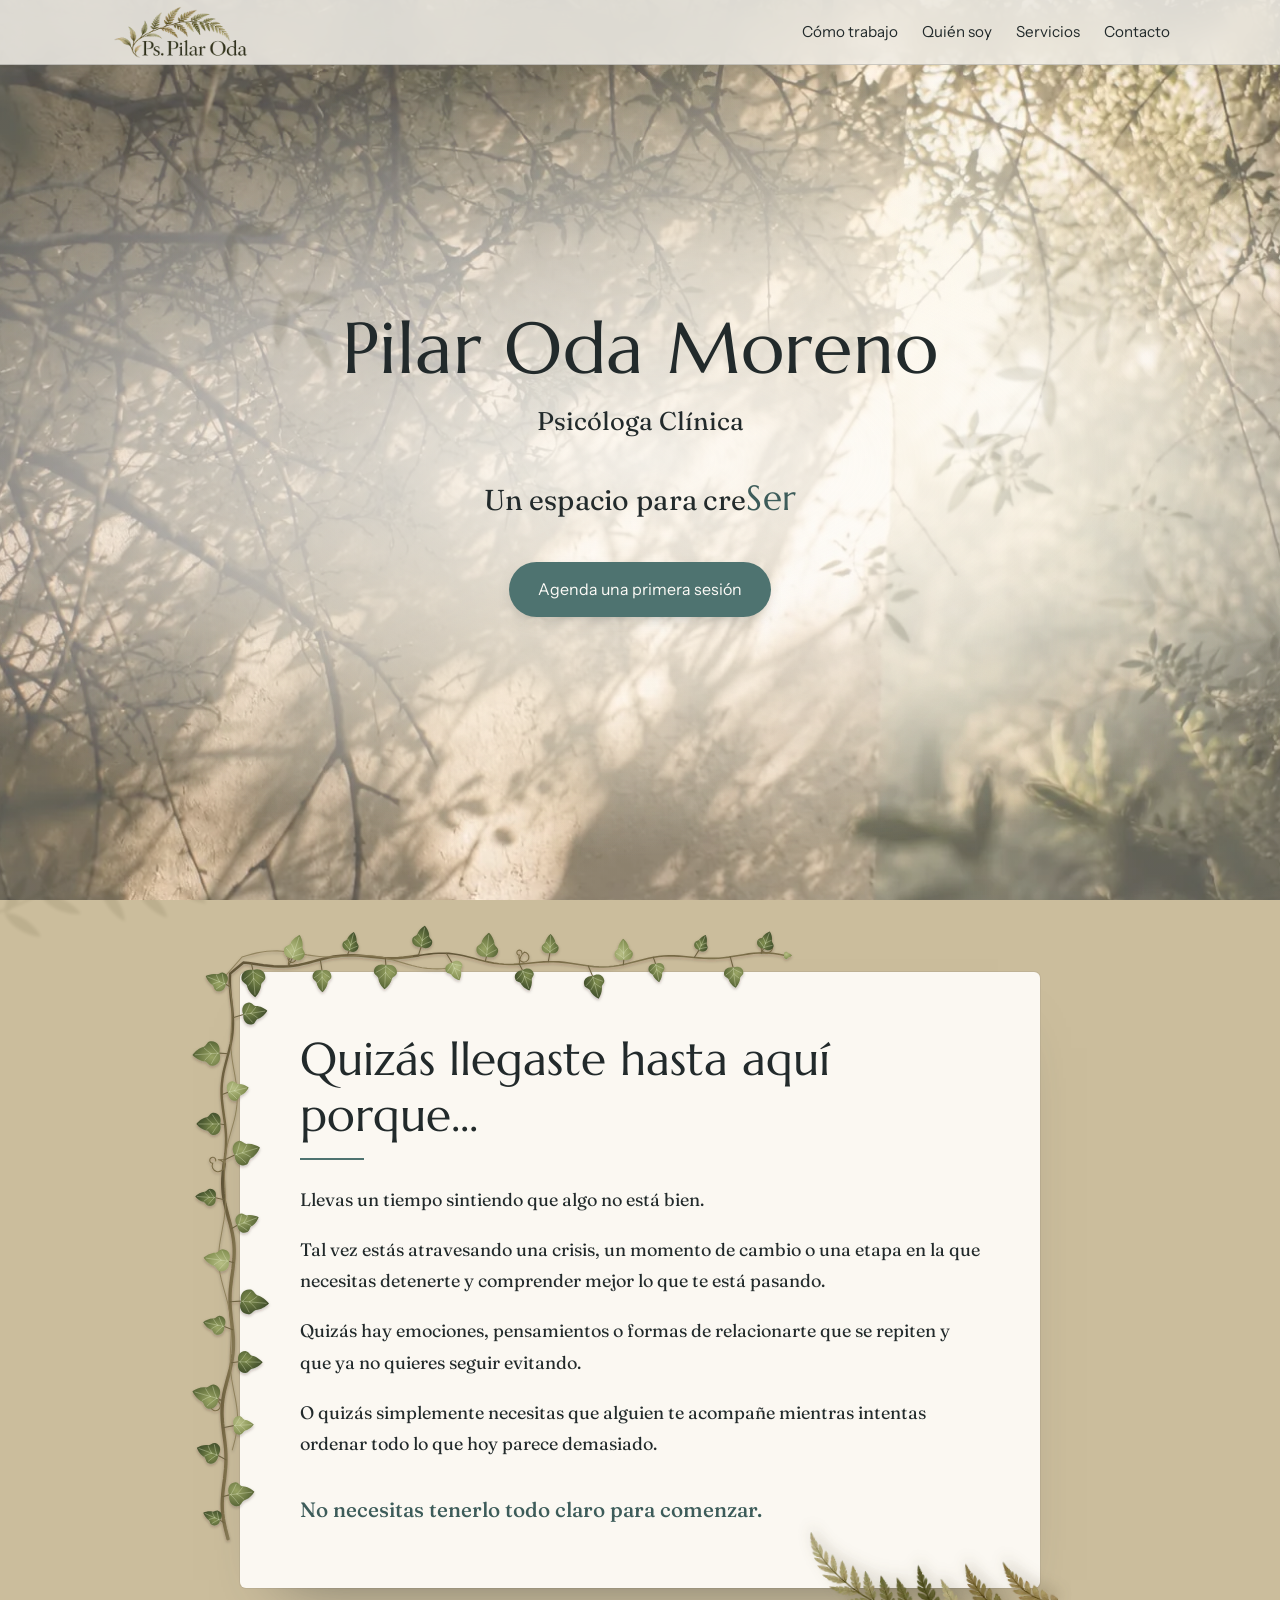
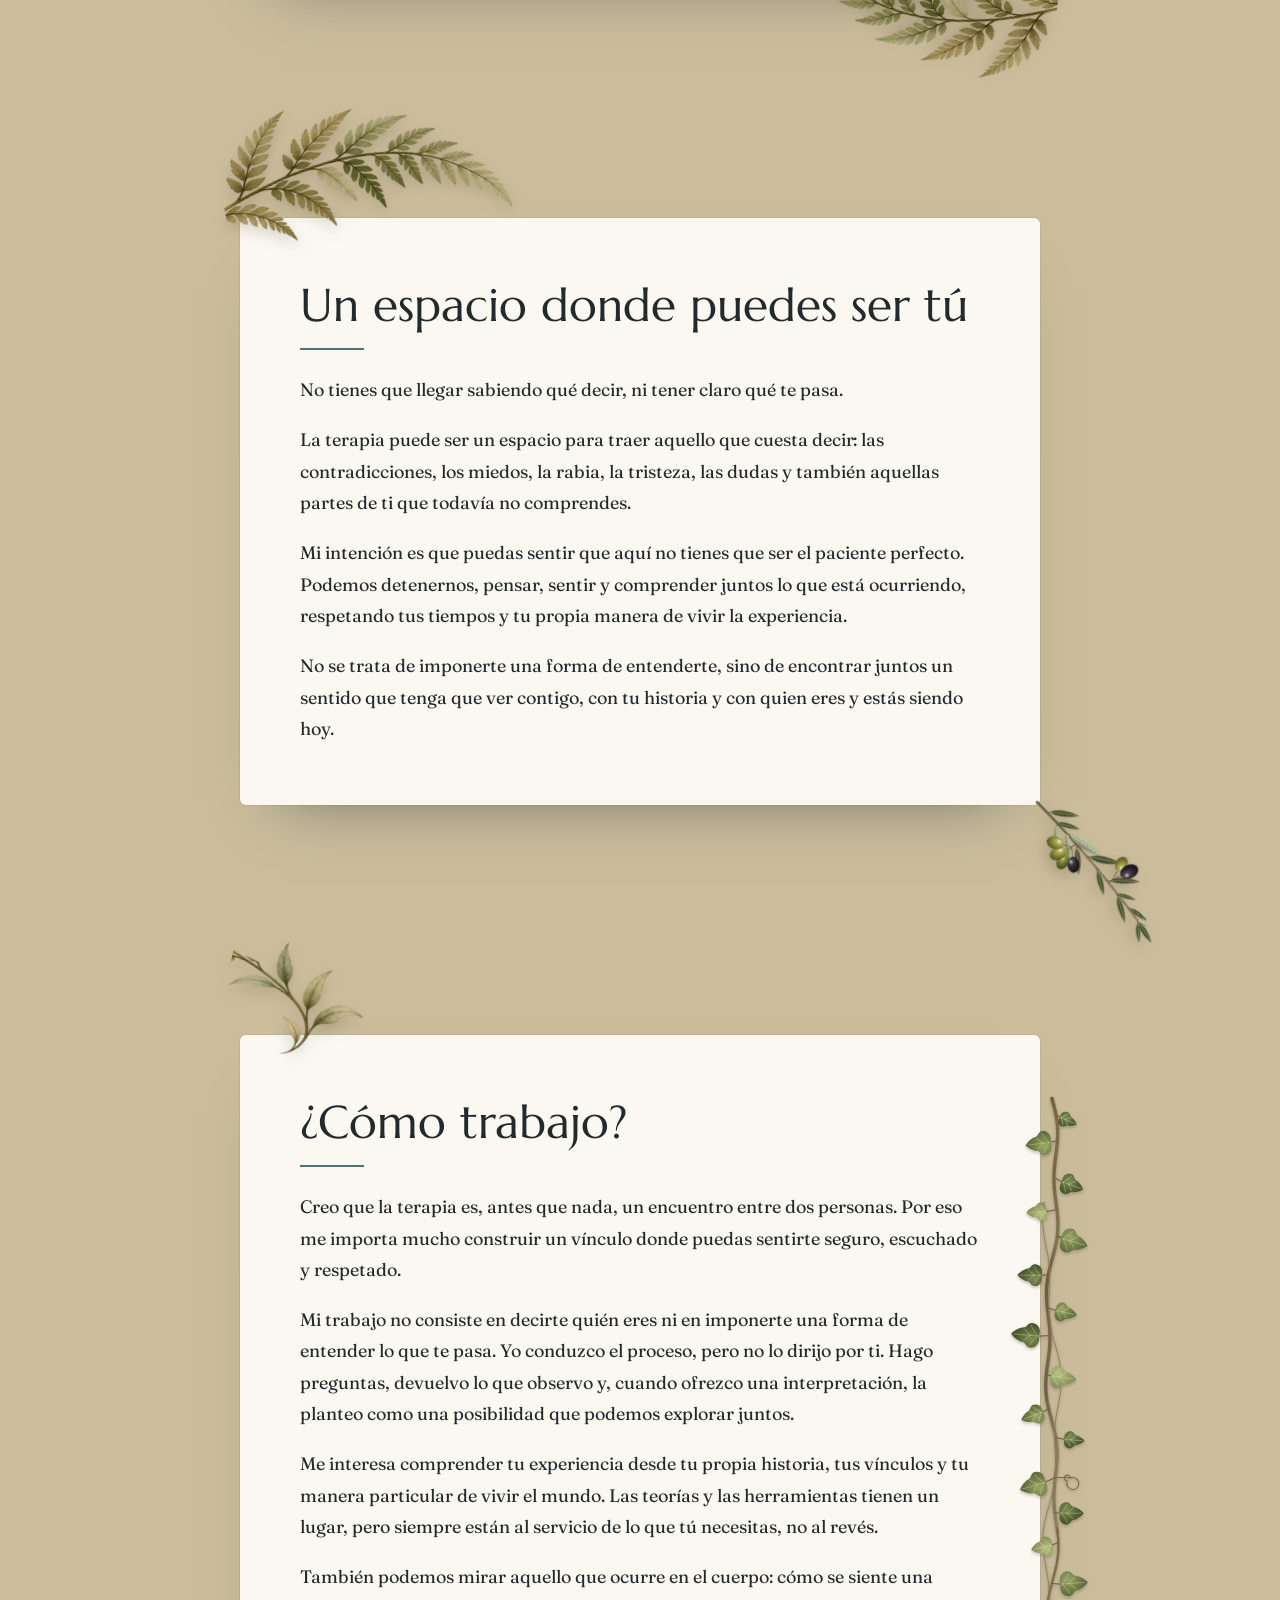
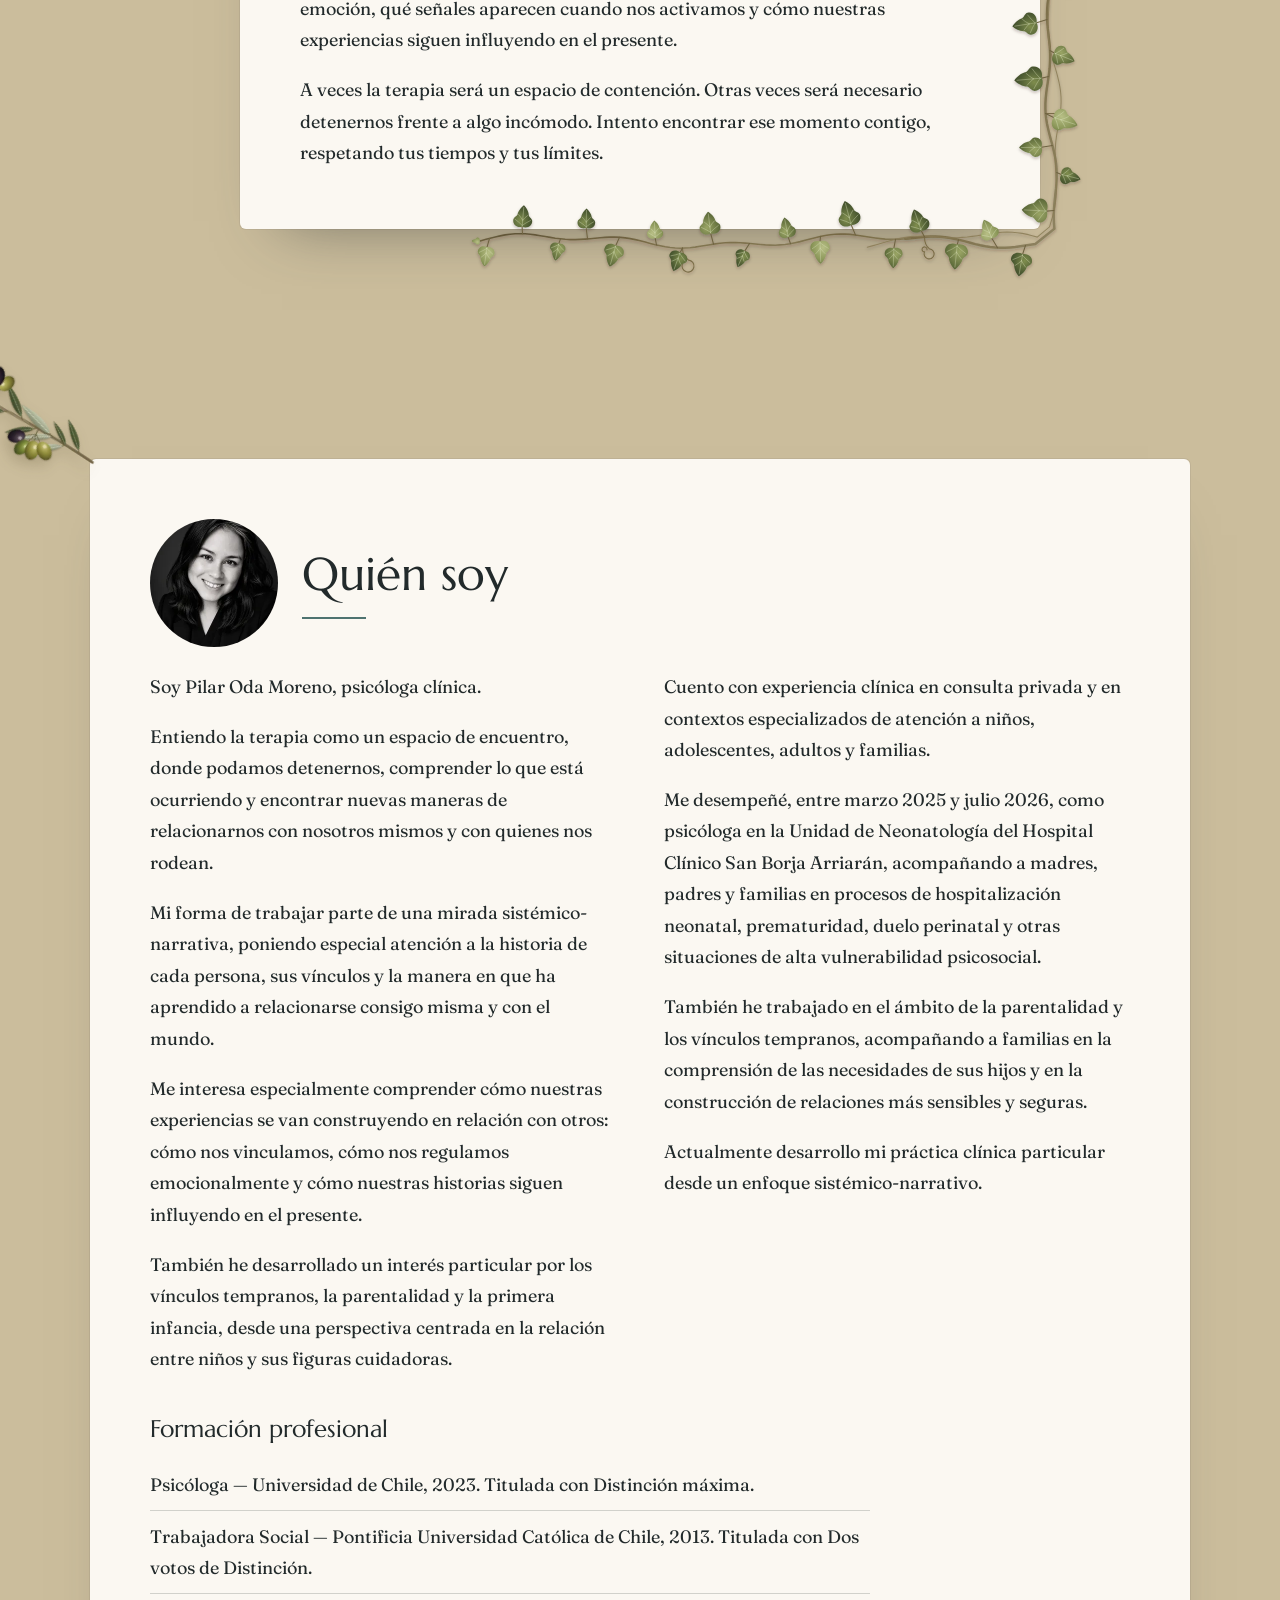
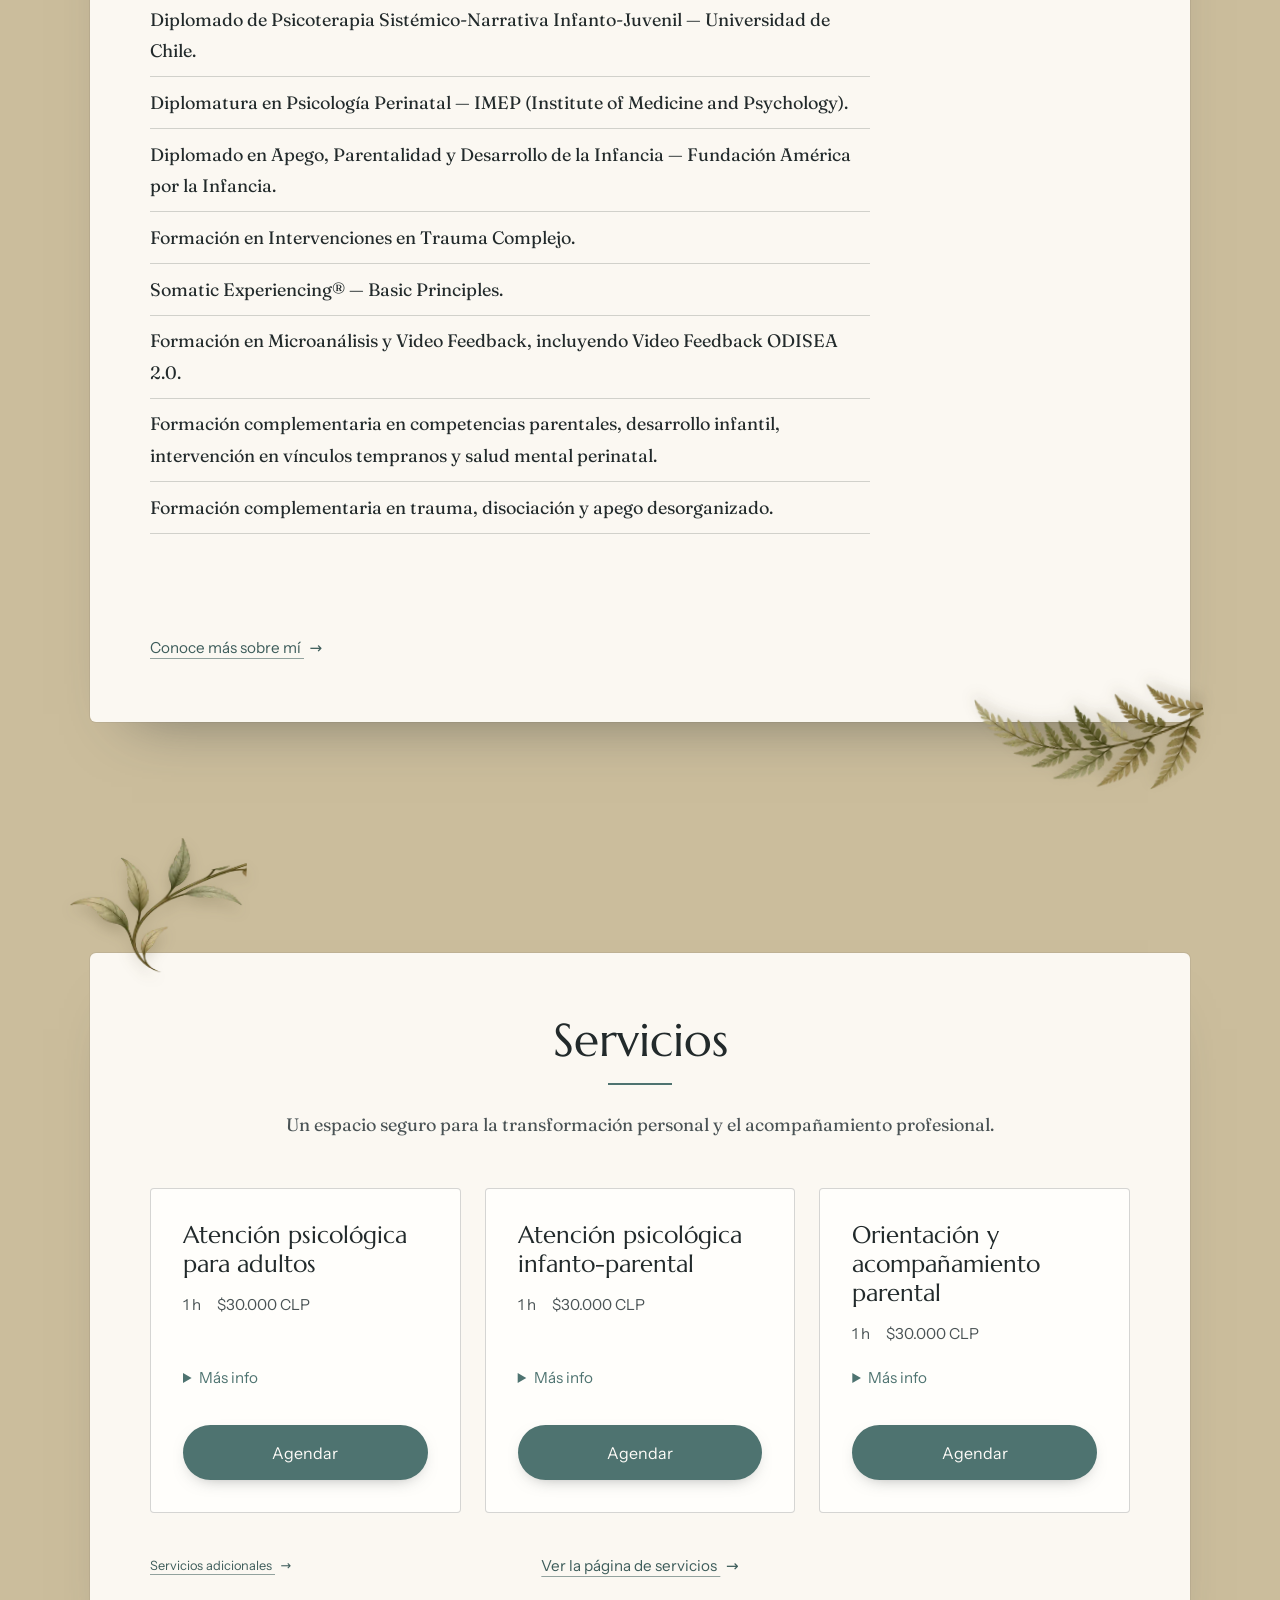
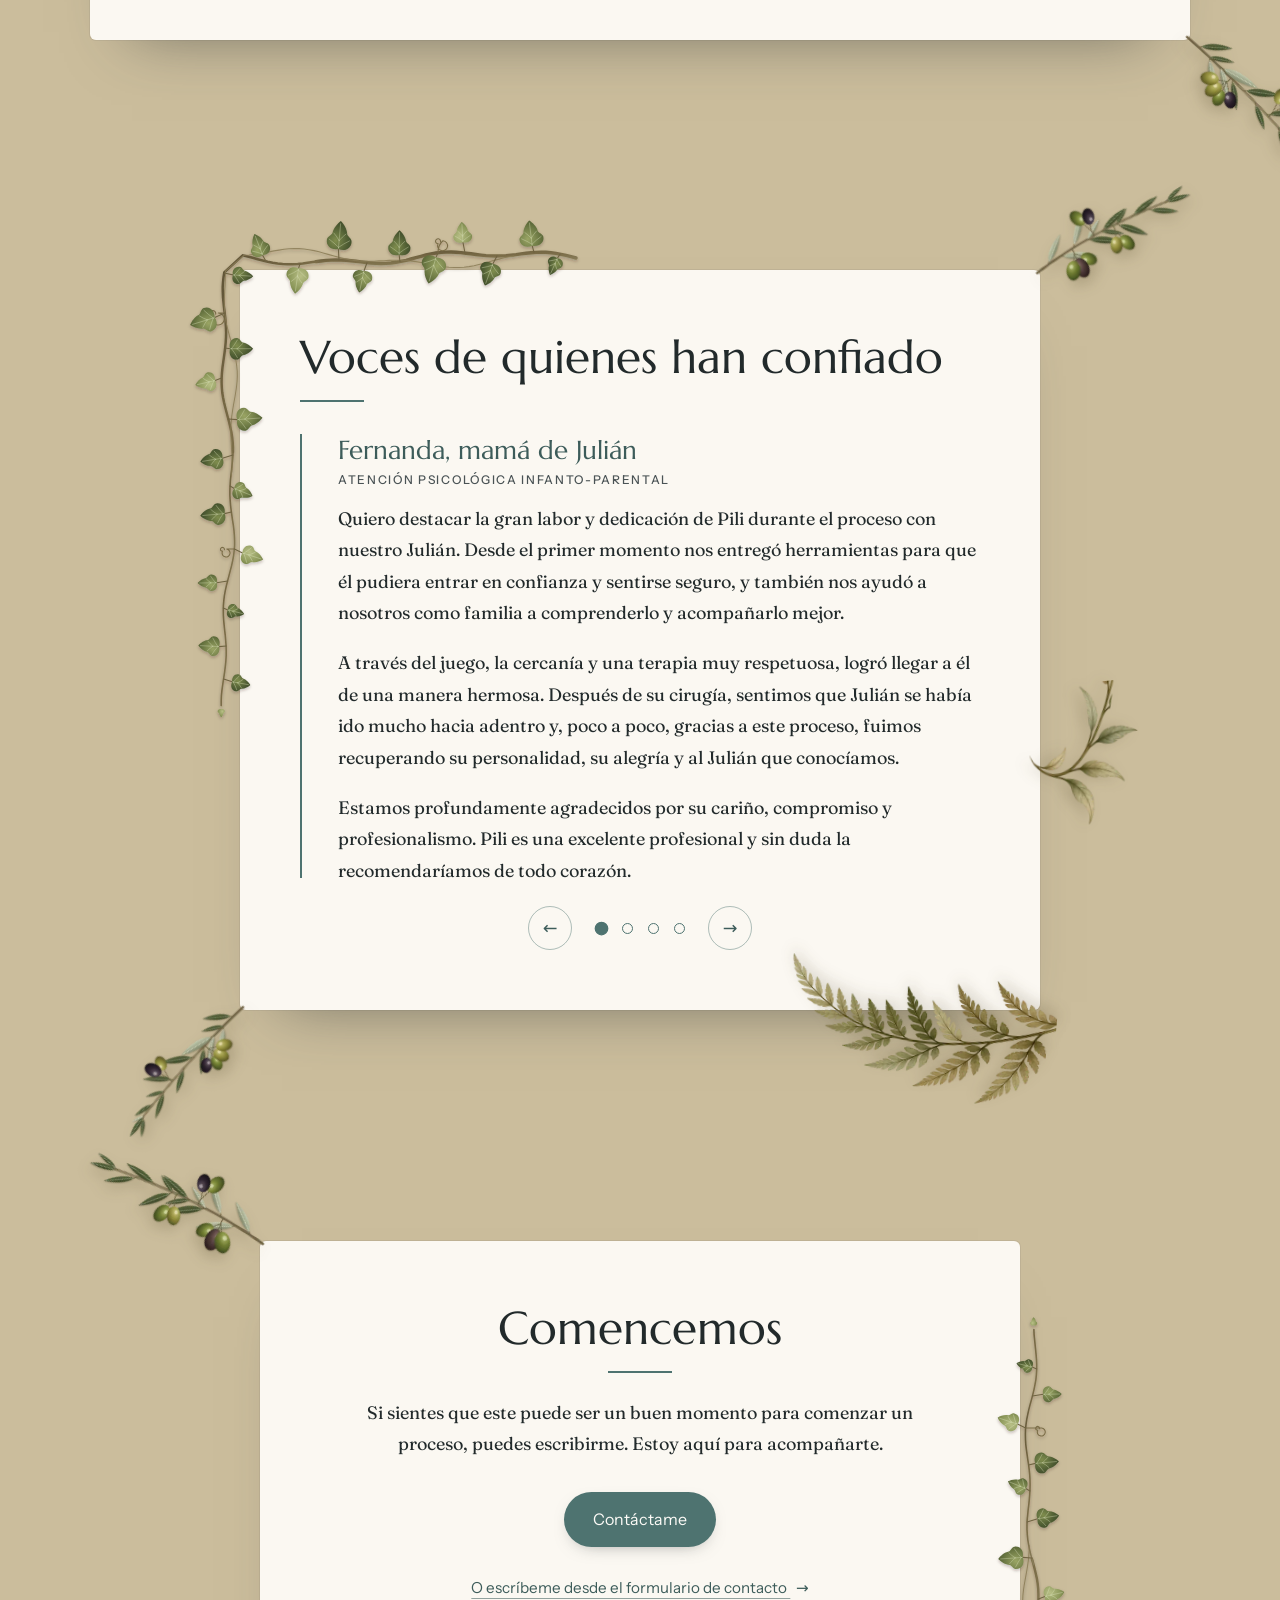
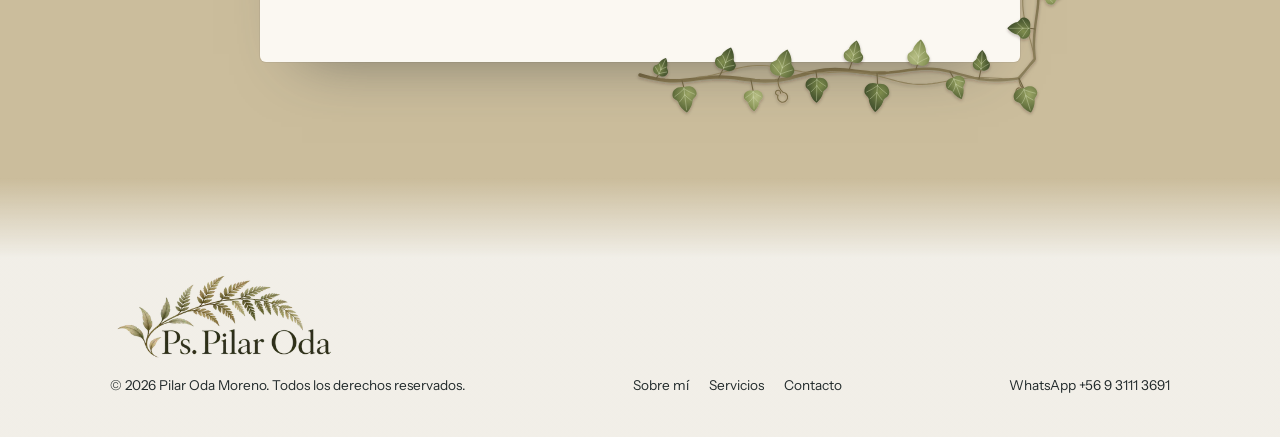
<file: index.html>
<!doctype html>
<html lang="es-CL">
<head>
  <meta charset="utf-8">
  <meta name="viewport" content="width=device-width, initial-scale=1">
  <title>Terapia sistémica infantil y familiar · Psicóloga Pilar Oda</title>
  <meta name="description" content="Terapia sistémica infantil y familiar con Pilar Oda Moreno, psicóloga clínica de la Universidad de Chile. Atención psicológica para adultos, atención infanto-parental y orientación y acompañamiento parental, desde un enfoque sistémico-narrativo.">
  <link rel="canonical" href="https://www.pilaroda.cl/">
  <meta name="theme-color" content="#F2F0EA">
  <meta property="og:type" content="website">
  <meta property="og:locale" content="es_CL">
  <meta property="og:site_name" content="Psicóloga Pilar Oda">
  <meta property="og:title" content="Terapia sistémica infantil y familiar · Psicóloga Pilar Oda">
  <meta property="og:description" content="Un espacio para creSer. No necesitas tenerlo todo claro para comenzar.">
  <meta property="og:url" content="https://www.pilaroda.cl/">
  <meta property="og:image" content="https://www.pilaroda.cl/assets/og-image.jpg">
  <meta property="og:image:width" content="1200">
  <meta property="og:image:height" content="630">
  <meta property="og:image:alt" content="Pilar Oda Moreno, psicóloga clínica. Terapia sistémica infantil y familiar">
  <meta name="twitter:card" content="summary_large_image">
  <meta name="twitter:title" content="Terapia sistémica infantil y familiar · Psicóloga Pilar Oda">
  <meta name="twitter:description" content="Un espacio para creSer. No necesitas tenerlo todo claro para comenzar.">
  <meta name="twitter:image" content="https://www.pilaroda.cl/assets/og-image.jpg">
  <link rel="icon" href="favicon.ico" sizes="48x48">
  <link rel="icon" href="assets/favicon-48.png?v=2" type="image/png" sizes="48x48">
  <link rel="icon" href="assets/favicon-192.png?v=2" type="image/png" sizes="192x192">
  <link rel="apple-touch-icon" href="assets/apple-touch-icon.png?v=2">
  <link rel="preload" href="assets/fonts/marcellus-normal.woff2" as="font" type="font/woff2" crossorigin>
  <link rel="preload" href="assets/fondo-olivo.webp" as="image" type="image/webp" fetchpriority="high" media="(min-width:641px)">
  <link rel="preload" href="assets/fondo-olivo-movil.webp" as="image" type="image/webp" fetchpriority="high" media="(max-width:640px)">
  <script>document.documentElement.classList.add('js')</script>
  <link rel="stylesheet" href="site.css">
  <script type="application/ld+json">
  {
    "@context": "https://schema.org",
    "@graph": [
      {
        "@type": "WebSite",
        "@id": "https://www.pilaroda.cl/#sitio",
        "url": "https://www.pilaroda.cl/",
        "name": "Psicóloga Pilar Oda",
        "inLanguage": "es-CL",
        "publisher": { "@id": "https://www.pilaroda.cl/#pilar" }
      },
      {
        "@type": ["ProfessionalService", "MedicalBusiness"],
        "@id": "https://www.pilaroda.cl/#consulta",
        "name": "Psicóloga Pilar Oda",
        "url": "https://www.pilaroda.cl/",
        "logo": "https://www.pilaroda.cl/assets/logo-ps-pilar-oda.webp",
        "image": "https://www.pilaroda.cl/assets/og-image.jpg",
        "email": "oda.pili@gmail.com",
        "telephone": "+56931113691",
        "description": "Terapia sistémica infantil y familiar: atención psicológica para adultos, atención infanto-parental y orientación y acompañamiento parental, desde un enfoque sistémico-narrativo.",
        "areaServed": { "@type": "Country", "name": "Chile" },
        "availableLanguage": "es",
        "priceRange": "$30.000 CLP por sesión",
        "founder": { "@id": "https://www.pilaroda.cl/#pilar" },
        "makesOffer": {
          "@type": "Offer",
          "name": "Sesión de psicoterapia (60 minutos)",
          "price": "30000",
          "priceCurrency": "CLP"
        }
      },
      {
        "@type": "Person",
        "@id": "https://www.pilaroda.cl/#pilar",
        "name": "Pilar Oda Moreno",
        "jobTitle": "Psicóloga clínica",
        "knowsAbout": ["Psicoterapia sistémico-narrativa", "Psicología perinatal", "Apego y parentalidad", "Trauma complejo"],
        "url": "https://www.pilaroda.cl/sobre-mi.html",
        "image": "https://www.pilaroda.cl/assets/pilar-oda-retrato.webp",
        "alumniOf": [
          { "@type": "CollegeOrUniversity", "name": "Universidad de Chile" },
          { "@type": "CollegeOrUniversity", "name": "Pontificia Universidad Católica de Chile" }
        ]
      }
    ]
  }
  </script>
  <script src="site.js" defer onerror="document.documentElement.classList.remove('js')"></script>
</head>
<body>
  <a class="skip" href="#inicio">Saltar al contenido</a>
  <div class="backdrop" aria-hidden="true"></div>
  <div class="progress" aria-hidden="true"></div>

  <header>
    <div class="wrap">
      <a class="brand" href="#inicio"><img src="assets/logo-ps-pilar-oda.webp" width="400" height="139" fetchpriority="high" alt="Ps. Pilar Oda, inicio"></a>
      <nav aria-label="Principal">
        <ul>
          <li><a href="#como-trabajo">Cómo trabajo</a></li>
          <li><a href="#quien-soy">Quién soy</a></li>
          <li><a href="#servicios">Servicios</a></li>
          <li><a href="#contacto">Contacto</a></li>
        </ul>
      </nav>
    </div>
  </header>

  <main id="inicio">

    <section class="hero" aria-label="Presentación">
      <div>
        <h1>Pilar Oda Moreno</h1>
        <p class="role">Psicóloga Clínica</p>
        <p class="tag">Un espacio para cre<em>Ser</em></p>
        <a class="btn" href="https://wa.me/56931113691" target="_blank" rel="noopener">Agenda una primera sesión</a>
      </div>
    </section>

    <section class="intro">
      <div class="wrap narrow">
        <h2>Quizás llegaste hasta aquí porque...</h2>
        <p>Llevas un tiempo sintiendo que algo no está bien.</p>
        <p>Tal vez estás atravesando una crisis, un momento de cambio o una etapa en la que necesitas detenerte y comprender mejor lo que te está pasando.</p>
        <p>Quizás hay emociones, pensamientos o formas de relacionarte que se repiten y que ya no quieres seguir evitando.</p>
        <p>O quizás simplemente necesitas que alguien te acompañe mientras intentas ordenar todo lo que hoy parece demasiado.</p>
        <p class="closing">No necesitas tenerlo todo claro para comenzar.</p>
      </div>
    </section>

    <section class="alt jarron">
      <div class="wrap narrow">
        <h2>Un espacio donde puedes ser tú</h2>
        <p>No tienes que llegar sabiendo qué decir, ni tener claro qué te pasa.</p>
        <p>La terapia puede ser un espacio para traer aquello que cuesta decir: las contradicciones, los miedos, la rabia, la tristeza, las dudas y también aquellas partes de ti que todavía no comprendes.</p>
        <p>Mi intención es que puedas sentir que aquí no tienes que ser el paciente perfecto. Podemos detenernos, pensar, sentir y comprender juntos lo que está ocurriendo, respetando tus tiempos y tu propia manera de vivir la experiencia.</p>
        <p>No se trata de imponerte una forma de entenderte, sino de encontrar juntos un sentido que tenga que ver contigo, con tu historia y con quien eres y estás siendo hoy.</p>
      </div>
    </section>

    <section id="como-trabajo" class="sombras">
      <div class="wrap narrow">
        <h2>¿Cómo trabajo?</h2>
        <p>Creo que la terapia es, antes que nada, un encuentro entre dos personas. Por eso me importa mucho construir un vínculo donde puedas sentirte seguro, escuchado y respetado.</p>
        <p>Mi trabajo no consiste en decirte quién eres ni en imponerte una forma de entender lo que te pasa. Yo conduzco el proceso, pero no lo dirijo por ti. Hago preguntas, devuelvo lo que observo y, cuando ofrezco una interpretación, la planteo como una posibilidad que podemos explorar juntos.</p>
        <p>Me interesa comprender tu experiencia desde tu propia historia, tus vínculos y tu manera particular de vivir el mundo. Las teorías y las herramientas tienen un lugar, pero siempre están al servicio de lo que tú necesitas, no al revés.</p>
        <p>También podemos mirar aquello que ocurre en el cuerpo: cómo se siente una emoción, qué señales aparecen cuando nos activamos y cómo nuestras experiencias siguen influyendo en el presente.</p>
        <p>A veces la terapia será un espacio de contención. Otras veces será necesario detenernos frente a algo incómodo. Intento encontrar ese momento contigo, respetando tus tiempos y tus límites.</p>
      </div>
    </section>

    <section id="quien-soy" class="alt">
      <div class="wrap">
        <div class="about-head">
          <img src="assets/pilar-oda-retrato-256.webp" width="256" height="256" loading="lazy" decoding="async" alt="Retrato de Pilar Oda Moreno, psicóloga clínica">
          <h2>Quién soy</h2>
        </div>
        <div class="about-grid">
          <div>
            <p>Soy Pilar Oda Moreno, psicóloga clínica.</p>
            <p>Entiendo la terapia como un espacio de encuentro, donde podamos detenernos, comprender lo que está ocurriendo y encontrar nuevas maneras de relacionarnos con nosotros mismos y con quienes nos rodean.</p>
            <p>Mi forma de trabajar parte de una mirada sistémico-narrativa, poniendo especial atención a la historia de cada persona, sus vínculos y la manera en que ha aprendido a relacionarse consigo misma y con el mundo.</p>
            <p>Me interesa especialmente comprender cómo nuestras experiencias se van construyendo en relación con otros: cómo nos vinculamos, cómo nos regulamos emocionalmente y cómo nuestras historias siguen influyendo en el presente.</p>
            <p>También he desarrollado un interés particular por los vínculos tempranos, la parentalidad y la primera infancia, desde una perspectiva centrada en la relación entre niños y sus figuras cuidadoras.</p>
          </div>
          <div>
            <p>Cuento con experiencia clínica en consulta privada y en contextos especializados de atención a niños, adolescentes, adultos y familias.</p>
            <p>Me desempeñé, entre marzo 2025 y julio 2026, como psicóloga en la Unidad de Neonatología del Hospital Clínico San Borja Arriarán, acompañando a madres, padres y familias en procesos de hospitalización neonatal, prematuridad, duelo perinatal y otras situaciones de alta vulnerabilidad psicosocial.</p>
            <p>También he trabajado en el ámbito de la parentalidad y los vínculos tempranos, acompañando a familias en la comprensión de las necesidades de sus hijos y en la construcción de relaciones más sensibles y seguras.</p>
            <p>Actualmente desarrollo mi práctica clínica particular desde un enfoque sistémico-narrativo.</p>
          </div>
        </div>

        <div class="formacion narrow">
          <h3>Formación profesional</h3>
          <ul>
            <li>Psicóloga — Universidad de Chile, 2023. Titulada con Distinción máxima.</li>
            <li>Trabajadora Social — Pontificia Universidad Católica de Chile, 2013. Titulada con Dos votos de Distinción.</li>
            <li>Diplomado de Psicoterapia Sistémico-Narrativa Infanto-Juvenil — Universidad de Chile.</li>
            <li>Diplomatura en Psicología Perinatal — IMEP (Institute of Medicine and Psychology).</li>
            <li>Diplomado en Apego, Parentalidad y Desarrollo de la Infancia — Fundación América por la Infancia.</li>
            <li>Formación en Intervenciones en Trauma Complejo.</li>
            <li>Somatic Experiencing® — Basic Principles.</li>
            <li>Formación en Microanálisis y Video Feedback, incluyendo Video Feedback ODISEA 2.0.</li>
            <li>Formación complementaria en competencias parentales, desarrollo infantil, intervención en vínculos tempranos y salud mental perinatal.</li>
            <li>Formación complementaria en trauma, disociación y apego desorganizado.</li>
          </ul>
          <p class="note">*Cursos y diplomados de Grafología, Constelaciones Familiares, Tapping, Tarot, movimiento consciente, entre otros.</p>
          <a class="more" href="sobre-mi.html">Conoce más sobre mí <span aria-hidden="true">→</span></a>
        </div>
      </div>
    </section>

    <section id="servicios">
      <div class="wrap">
        <div class="services-head">
          <h2>Servicios</h2>
          <p>Un espacio seguro para la transformación personal y el acompañamiento profesional.</p>
        </div>
        <div class="cards">
          <article class="card">
            <h3>Atención psicológica para adultos</h3>
            <p class="meta"><span>1 h</span><span>$30.000 CLP</span></p>
            <details>
              <summary>Más info</summary>
              <p>Un espacio de psicoterapia para adultos y adultos mayores, desde un enfoque sistémico-narrativo. Trabajaremos juntos aquello que hoy te genera malestar, considerando tu historia, tus vínculos y tu manera particular de vivir lo que te ocurre.</p>
            </details>
            <a class="btn" href="https://wa.me/56931113691?text=Hola%20Pilar%2C%20me%20interesa%20agendar%20Atenci%C3%B3n%20psicol%C3%B3gica%20para%20adultos" target="_blank" rel="noopener">Agendar</a>
          </article>
          <article class="card">
            <h3>Atención psicológica infanto-parental</h3>
            <p class="meta"><span>1 h</span><span>$30.000 CLP</span></p>
            <details>
              <summary>Más info</summary>
              <p>Espacio de acompañamiento para madres, padres y cuidadores de niños pequeños, especialmente entre 0 y 4 años. Trabajaremos en conjunto para comprender mejor el mundo interno del niño, sus necesidades y las dinámicas que se construyen en la relación. A través del juego vincular, la observación y herramientas de mentalización, buscamos favorecer una relación más sensible, segura y conectada.</p>
            </details>
            <a class="btn" href="https://wa.me/56931113691?text=Hola%20Pilar%2C%20me%20interesa%20agendar%20Atenci%C3%B3n%20psicol%C3%B3gica%20infanto-parental" target="_blank" rel="noopener">Agendar</a>
          </article>
          <article class="card">
            <h3>Orientación y acompañamiento parental</h3>
            <p class="meta"><span>1 h</span><span>$30.000 CLP</span></p>
            <details>
              <summary>Más info</summary>
              <p>Un espacio para madres, padres y cuidadores que quieren comprender mejor lo que está ocurriendo en la relación con sus hijos y sentirse más seguros en su rol parental. Exploraremos las necesidades del niño, las propias experiencias y emociones que se movilizan en la crianza, y las dinámicas que se construyen en el vínculo, buscando nuevas formas de responder y acompañar.</p>
            </details>
            <a class="btn" href="https://wa.me/56931113691?text=Hola%20Pilar%2C%20me%20interesa%20agendar%20Orientaci%C3%B3n%20y%20acompa%C3%B1amiento%20parental" target="_blank" rel="noopener">Agendar</a>
          </article>
        </div>
        <p class="services-more"><a class="more extra-link" href="servicios.html#adicionales">Servicios adicionales <span aria-hidden="true">→</span></a><a class="more" href="servicios.html">Ver la página de servicios <span aria-hidden="true">→</span></a></p>
      </div>
    </section>

    <section id="testimonios" class="alt">
      <div class="wrap narrow">
        <h2>Voces de quienes han confiado</h2>
        <div class="carousel" role="group" aria-roledescription="carrusel" aria-label="Testimonios">
          <figure class="testimonial">
            <figcaption>Fernanda, mamá de Julián<span>Atención psicológica infanto-parental</span></figcaption>
            <blockquote>
              <p>Quiero destacar la gran labor y dedicación de Pili durante el proceso con nuestro Julián. Desde el primer momento nos entregó herramientas para que él pudiera entrar en confianza y sentirse seguro, y también nos ayudó a nosotros como familia a comprenderlo y acompañarlo mejor.</p>
              <p>A través del juego, la cercanía y una terapia muy respetuosa, logró llegar a él de una manera hermosa. Después de su cirugía, sentimos que Julián se había ido mucho hacia adentro y, poco a poco, gracias a este proceso, fuimos recuperando su personalidad, su alegría y al Julián que conocíamos.</p>
              <p>Estamos profundamente agradecidos por su cariño, compromiso y profesionalismo. Pili es una excelente profesional y sin duda la recomendaríamos de todo corazón.</p>
            </blockquote>
          </figure>
          <figure class="testimonial">
            <figcaption>Isabel<span>Atención psicológica para adultos</span></figcaption>
            <blockquote>
              <p>Mi experiencia con Pilar ha sido realmente maravillosa. Fue sorpresiva, comenzó como una experiencia de casualidad, en realidad, sin mayores expectativas, y me encontré con una terapia muy distinta a lo que yo conocía, que me permite explorar con calma, sin apuro, en un espacio muy íntimo, muy tranquilo, mis emociones, sin sentirme en ningún momento juzgada, con mucha tranquilidad.</p>
              <p>Donde además no es una terapia que sea de una sesión y se termina hasta la sesión siguiente, sino que yo me quedo con tareas, con ejercicios que me permiten continuar en este ritmo de pensar, de autoevaluar, de continuar hasta la sesión que sigue. Por lo tanto, es algo constante.</p>
              <p>No es que yo hable, me desborde o experimente una emoción y se corte cuando se termina la sesión, sino que yo tengo la posibilidad de seguir trabajando en eso hasta la sesión que sigue. Y ha sido súper trascendente.</p>
              <p>Me he encontrado con cosas muy bonitas mías, he descubierto emociones distintas y he tenido la posibilidad de reencontrarme con partes de mí que yo sentía, que yo creía más bien que las había perdido.</p>
              <p>Así que es una experiencia maravillosa y que, si yo tuviera que recomendar, y así lo he hecho, lo haría a ojos cerrados.</p>
            </blockquote>
          </figure>
          <figure class="testimonial">
            <figcaption>Denisse<span>Orientación y acompañamiento parental</span></figcaption>
            <blockquote>
              <p>Quiero compartir un pequeño testimonio, con mucho cariño y admiración, sobre la psicóloga Pilar, quien fue fundamental durante mi estadía en Neonatología del Hospital San Borja. Ella me acompañó en uno de los procesos más difíciles y significativos de mi vida.</p>
              <p>Para mí, Pilar no fue solamente una profesional que realizó su trabajo; fue también consejera, apoyo y, de alguna manera, una amiga durante un período en el que muchas veces necesitaba sentir que no estaba sola. Es una persona muy de piel, cercana, atenta y siempre pendiente de cómo me encontraba. En todo momento demostró una enorme calidad humana y un gran profesionalismo.</p>
              <p>Desde que comenzó a acompañarme, pude notar un cambio muy positivo en mi estado emocional y en la manera en que enfrentaba lo que estaba viviendo en Neonatología con mi bebé. Gracias a su trabajo, su escucha y su constante apoyo, pude avanzar en muchos aspectos personales y emocionales que necesitaba trabajar.</p>
              <p>Algo que valoro profundamente es que Pilar siempre tuvo la disposición de acercarse a mi bebé, conocerlo y compartir con él. Mostró una preocupación y un cariño muy especiales por ambos, comprendiendo que mi proceso emocional estaba estrechamente ligado a lo que mi hijo estaba viviendo. Su cercanía con él hizo que su acompañamiento se sintiera aún más humano y significativo para mí.</p>
              <p>Pilar fue esa persona a quien pude contarle mis miedos, mis alegrías, mis preocupaciones y también esos pequeños avances que significaban muchísimo para mí. Creo que eso es algo muy valioso en una profesional: tener la capacidad de acompañar de verdad, de escuchar y de hacer sentir a la otra persona que importa.</p>
              <p>Estoy profundamente agradecida por todo lo que hizo por mí, por mi bebé y por mi familia durante ese proceso. Sin duda, es una profesional comprometida, empática, cercana y con una tremenda vocación por acompañar y ayudar a las personas.</p>
              <p>La recomiendo de todo corazón y espero que pueda seguir brindando a otras familias el apoyo y el cariño que nos entregó en uno de los momentos más importantes y desafiantes de nuestras vidas.</p>
            </blockquote>
          </figure>
          <figure class="testimonial">
            <figcaption>Yuleidi<span>Orientación y acompañamiento parental</span></figcaption>
            <blockquote>
              <p>Para empezar, quiero expresar mi gratitud infinita a Dios por haber puesto a la señorita Pilar en mi camino.</p>
              <p>Salir de ese dolor tan profundo y de ese cansancio que parecía no irse nunca fue un proceso muy difícil, y usted fue de gran ayuda para mí. Me enseñó a escuchar y comprender las señales de mi cuerpo, y a reconocer que el cansancio, el estrés y todo lo que sentía eran también una manera en que mi cuerpo me pedía: «Ya, para. Una cosa a la vez».</p>
              <p>La terapia me ayudó muchísimo. Aprendí a relajar cada parte de mi cuerpo, a conectarme conmigo misma y a comprender muchas cosas que antes no lograba reconocer ni expresar.</p>
              <p>Más allá de todo lo que aprendí, quiero destacar la confianza y la tranquilidad que usted transmite. Es una excelente profesional y una gran persona.</p>
              <p>Gracias por acompañarme en este proceso con tanta dedicación y calidez. Le mando un abrazo muy fuerte.</p>
              <p>Que Dios la guarde y la bendiga grandemente.</p>
            </blockquote>
          </figure>
        </div>
      </div>
    </section>

    <section id="contacto" class="cta">
      <div class="wrap">
        <h2>Comencemos</h2>
        <p>Si sientes que este puede ser un buen momento para comenzar un proceso, puedes escribirme. Estoy aquí para acompañarte.</p>
        <a class="btn" href="https://wa.me/56931113691" target="_blank" rel="noopener">Contáctame</a>
        <p class="cta-alt"><a class="more" href="contacto.html">O escríbeme desde el formulario de contacto <span aria-hidden="true">→</span></a></p>
      </div>
    </section>

  </main>

  <footer>
    <div class="wrap">
      <a class="footer-logo" href="#inicio"><img src="assets/logo-ps-pilar-oda.webp" width="400" height="139" loading="lazy" alt="Ps. Pilar Oda"></a>
      <span>© <span id="y">2026</span> Pilar Oda Moreno. Todos los derechos reservados.</span>
      <ul>
        <li><a href="sobre-mi.html">Sobre mí</a></li>
        <li><a href="servicios.html">Servicios</a></li>
        <li><a href="contacto.html">Contacto</a></li>
      </ul>
      <a href="https://wa.me/56931113691" target="_blank" rel="noopener">WhatsApp +56 9 3111 3691</a>
    </div>
  </footer>
</body>
</html>
</file>
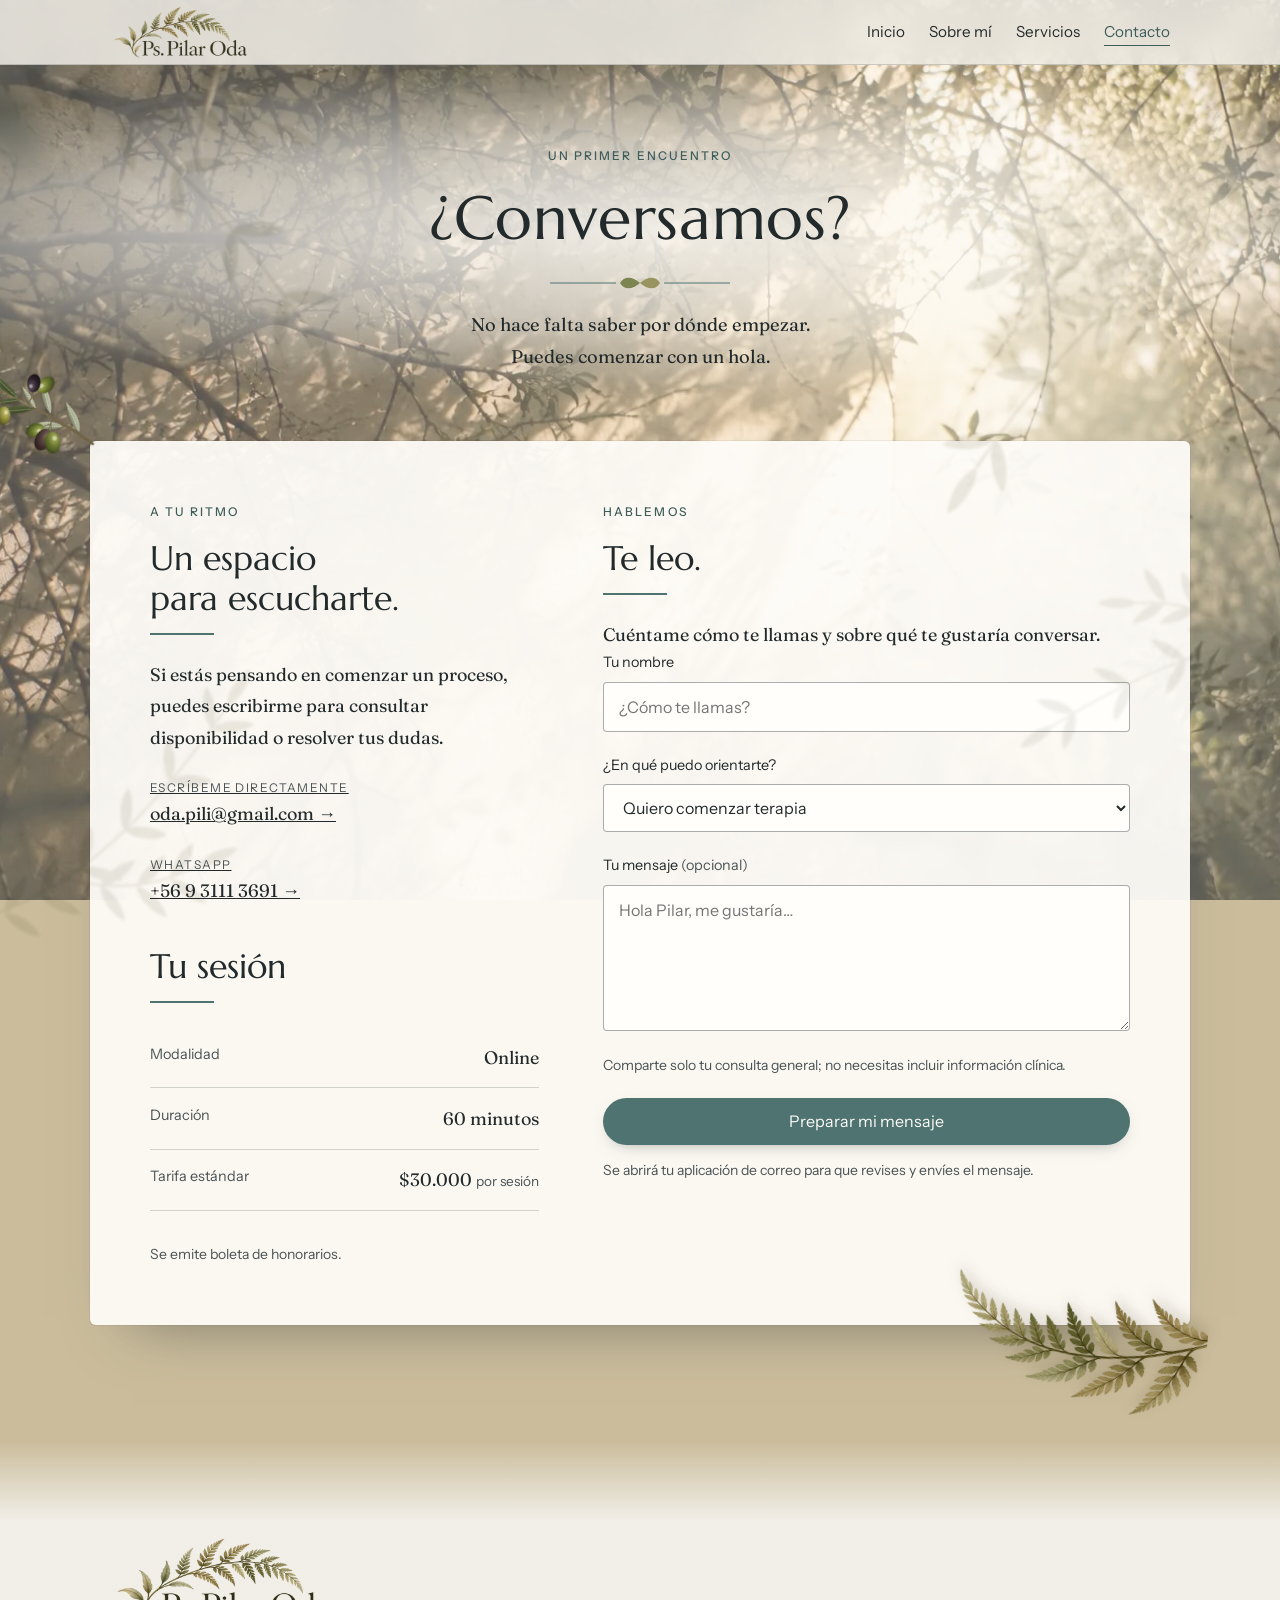
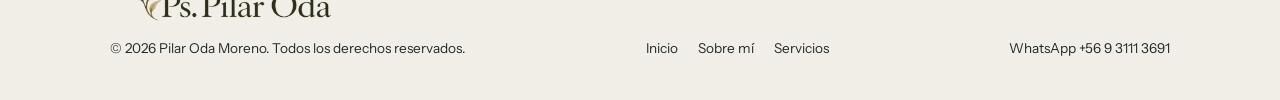
<file: contacto.html>
<!doctype html>
<html lang="es-CL">
<head>
  <meta charset="utf-8">
  <meta name="viewport" content="width=device-width, initial-scale=1">
  <title>Conversemos · Agenda una primera conversación | Psicóloga Pilar Oda</title>
  <meta name="description" content="Consulta disponibilidad con la psicóloga Pilar Oda. Atención psicológica online, sesiones de 60 minutos y tarifa estándar de $30.000.">
  <link rel="canonical" href="https://www.pilaroda.cl/contacto.html">
  <meta name="theme-color" content="#F2F0EA">
  <meta property="og:type" content="website">
  <meta property="og:locale" content="es_CL">
  <meta property="og:site_name" content="Psicóloga Pilar Oda">
  <meta property="og:title" content="¿Conversamos? · Psicóloga Pilar Oda">
  <meta property="og:description" content="No hace falta saber por dónde empezar. Puedes comenzar con un hola.">
  <meta property="og:url" content="https://www.pilaroda.cl/contacto.html">
  <meta property="og:image" content="https://www.pilaroda.cl/assets/og-image.jpg">
  <meta property="og:image:width" content="1200">
  <meta property="og:image:height" content="630">
  <meta name="twitter:card" content="summary_large_image">
  <link rel="icon" href="favicon.ico" sizes="48x48">
  <link rel="icon" href="assets/favicon-48.png?v=2" type="image/png" sizes="48x48">
  <link rel="icon" href="assets/favicon-192.png?v=2" type="image/png" sizes="192x192">
  <link rel="apple-touch-icon" href="assets/apple-touch-icon.png?v=2">
  <link rel="preload" href="assets/fonts/marcellus-normal.woff2" as="font" type="font/woff2" crossorigin>
  <link rel="preload" href="assets/fonts/fraunces-normal.woff2" as="font" type="font/woff2" crossorigin>
  <link rel="preload" href="assets/fondo-olivo.webp" as="image" type="image/webp" fetchpriority="high" media="(min-width:641px)">
  <link rel="preload" href="assets/fondo-olivo-movil.webp" as="image" type="image/webp" fetchpriority="high" media="(max-width:640px)">
  <script>document.documentElement.classList.add('js')</script>
  <link rel="stylesheet" href="site.css">
  <script src="site.js" defer onerror="document.documentElement.classList.remove('js')"></script>
  <script src="conversemos.js" defer></script>
</head>
<body>
  <a class="skip" href="#contenido">Saltar al contenido</a>
  <div class="backdrop" aria-hidden="true"></div>
  <div class="progress" aria-hidden="true"></div>

  <header>
    <div class="wrap">
      <a class="brand" href="./"><img src="assets/logo-ps-pilar-oda.webp" width="400" height="139" fetchpriority="high" alt="Ps. Pilar Oda, inicio"></a>
      <nav aria-label="Principal">
        <ul>
          <li><a href="./">Inicio</a></li>
          <li><a href="sobre-mi.html">Sobre mí</a></li>
          <li><a href="servicios.html">Servicios</a></li>
          <li><a href="contacto.html" aria-current="page">Contacto</a></li>
        </ul>
      </nav>
    </div>
  </header>

  <main id="contenido">

    <section class="hero compact" aria-label="Presentación">
      <div>
        <p class="eyebrow">UN PRIMER ENCUENTRO</p>
        <h1>¿Conversamos?</h1>
        <p class="lead">No hace falta saber por dónde empezar.<br>Puedes comenzar con un hola.</p>
      </div>
    </section>

    <section class="intro">
      <div class="wrap">
        <div class="contact-grid">
          <aside data-group>
            <p class="eyebrow">A TU RITMO</p>
            <h2>Un espacio<br> para escucharte.</h2>
            <p>Si estás pensando en comenzar un proceso, puedes escribirme para consultar disponibilidad o resolver tus dudas.</p>
            <a class="email-link" href="mailto:oda.pili@gmail.com"><span>ESCRÍBEME DIRECTAMENTE</span>oda.pili@gmail.com <span aria-hidden="true">→</span></a>
            <a class="email-link" href="https://wa.me/56931113691" target="_blank" rel="noopener"><span>WHATSAPP</span>+56 9 3111 3691 <span aria-hidden="true">→</span></a>
            <h2>Tu sesión</h2>
            <dl class="facts">
              <div><dt>Modalidad</dt><dd>Online</dd></div>
              <div><dt>Duración</dt><dd>60 minutos</dd></div>
              <div><dt>Tarifa estándar</dt><dd>$30.000 <span>por sesión</span></dd></div>
            </dl>
            <p class="small">Se emite boleta de honorarios.</p>
          </aside>
          <div role="region" aria-labelledby="message-title" data-group>
            <p class="eyebrow">HABLEMOS</p>
            <h2 id="message-title">Te leo.</h2>
            <p>Cuéntame cómo te llamas y sobre qué te gustaría conversar.</p>
            <form id="message-form">
              <label for="name">Tu nombre</label><input id="name" name="name" autocomplete="given-name" placeholder="¿Cómo te llamas?" maxlength="80" required>
              <label for="subject">¿En qué puedo orientarte?</label><select id="subject" name="subject"><option>Quiero comenzar terapia</option><option>Agenda de horas</option><option>Servicios adicionales</option><option>Consultar disponibilidad</option><option>Tengo una pregunta</option></select>
              <label for="message">Tu mensaje <span>(opcional)</span></label><textarea id="message" name="message" rows="5" maxlength="1500" placeholder="Hola Pilar, me gustaría…"></textarea>
              <p class="small">Comparte solo tu consulta general; no necesitas incluir información clínica.</p>
              <button class="btn" type="submit">Preparar mi mensaje</button>
              <p class="small">Se abrirá tu aplicación de correo para que revises y envíes el mensaje.</p>
              <p id="message-status" role="status" aria-live="polite"></p>
              <noscript><p>Puedes escribirme directamente a <a href="mailto:oda.pili@gmail.com">oda.pili@gmail.com</a>.</p></noscript>
            </form>
          </div>
        </div>
      </div>
    </section>

  </main>

  <footer>
    <div class="wrap">
      <a class="footer-logo" href="./"><img src="assets/logo-ps-pilar-oda.webp" width="400" height="139" loading="lazy" alt="Ps. Pilar Oda"></a>
      <span>© <span id="y">2026</span> Pilar Oda Moreno. Todos los derechos reservados.</span>
      <ul>
        <li><a href="./">Inicio</a></li>
        <li><a href="sobre-mi.html">Sobre mí</a></li>
        <li><a href="servicios.html">Servicios</a></li>
      </ul>
      <a href="https://wa.me/56931113691" target="_blank" rel="noopener">WhatsApp +56 9 3111 3691</a>
    </div>
  </footer>
</body>
</html>
</file>
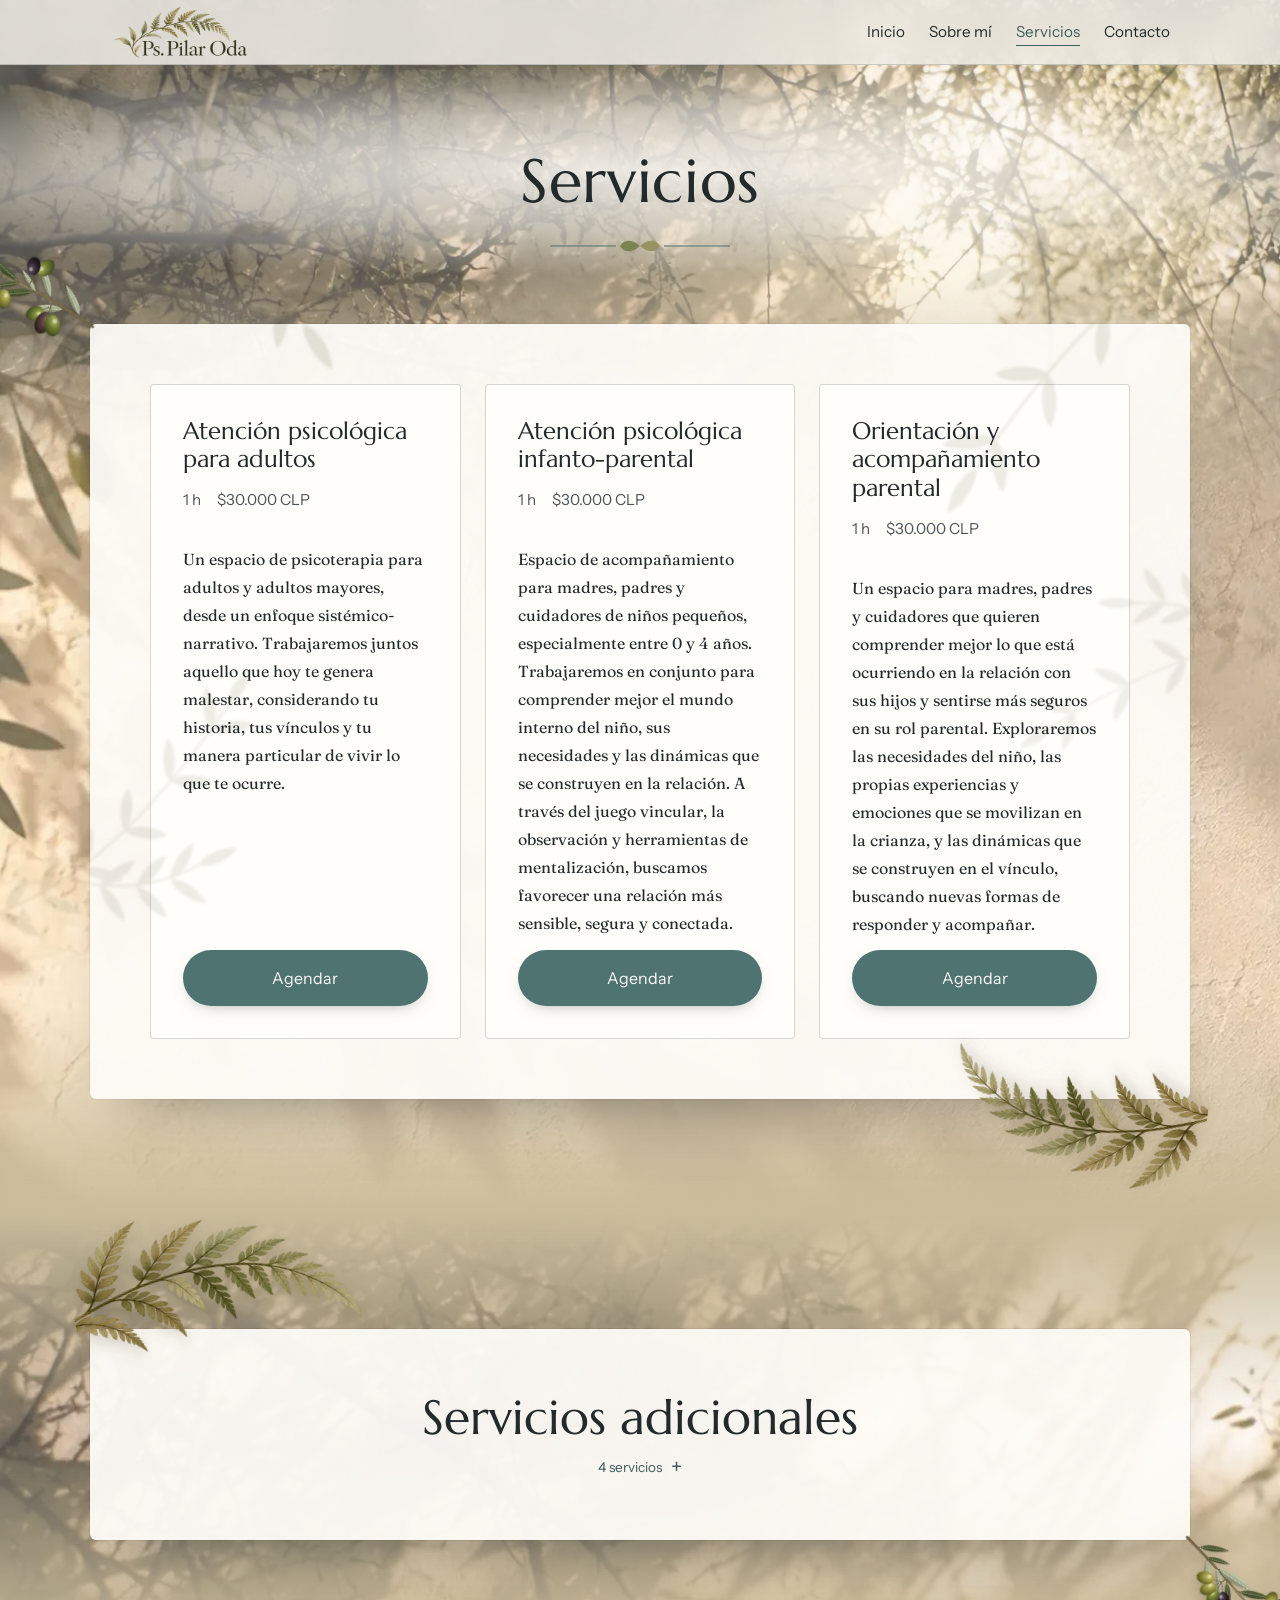
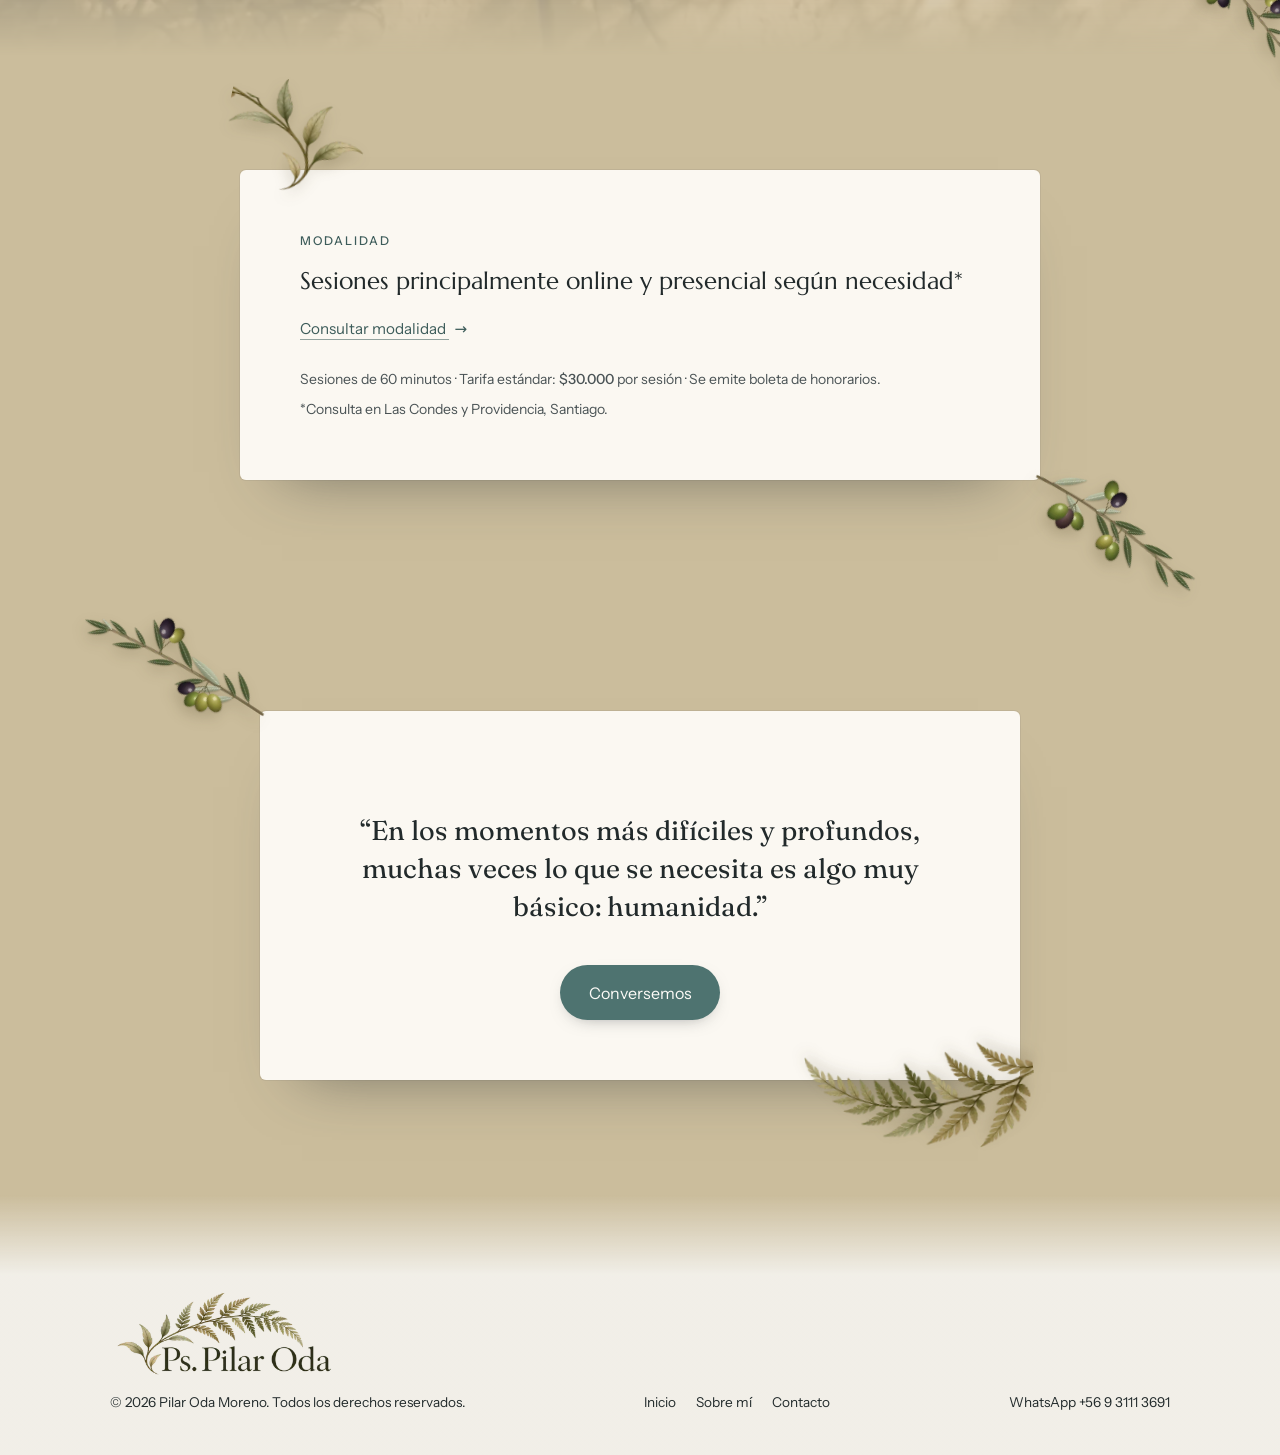
<file: servicios.html>
<!doctype html>
<html lang="es-CL">
<head>
  <meta charset="utf-8">
  <meta name="viewport" content="width=device-width, initial-scale=1">
  <title>Servicios · Atención psicológica y acompañamiento parental | Psicóloga Pilar Oda</title>
  <meta name="description" content="Atención psicológica para adultos, atención psicológica infanto-parental y orientación y acompañamiento parental. Sesiones de 60 minutos, principalmente online y presenciales según necesidad en Las Condes y Providencia, Santiago.">
  <link rel="canonical" href="https://www.pilaroda.cl/servicios.html">
  <meta name="theme-color" content="#F2F0EA">
  <meta property="og:type" content="website">
  <meta property="og:locale" content="es_CL">
  <meta property="og:site_name" content="Psicóloga Pilar Oda">
  <meta property="og:title" content="Servicios · Atención psicológica y acompañamiento parental">
  <meta property="og:description" content="Atención psicológica para adultos, atención psicológica infanto-parental y orientación y acompañamiento parental, desde un enfoque sistémico-narrativo.">
  <meta property="og:url" content="https://www.pilaroda.cl/servicios.html">
  <meta property="og:image" content="https://www.pilaroda.cl/assets/og-image.jpg">
  <meta property="og:image:width" content="1200">
  <meta property="og:image:height" content="630">
  <meta name="twitter:card" content="summary_large_image">
  <link rel="icon" href="favicon.ico" sizes="48x48">
  <link rel="icon" href="assets/favicon-48.png?v=2" type="image/png" sizes="48x48">
  <link rel="icon" href="assets/favicon-192.png?v=2" type="image/png" sizes="192x192">
  <link rel="apple-touch-icon" href="assets/apple-touch-icon.png?v=2">
  <link rel="preload" href="assets/fonts/marcellus-normal.woff2" as="font" type="font/woff2" crossorigin>
  <link rel="preload" href="assets/fonts/fraunces-normal.woff2" as="font" type="font/woff2" crossorigin>
  <link rel="preload" href="assets/fondo-olivo.webp" as="image" type="image/webp" fetchpriority="high" media="(min-width:641px)">
  <link rel="preload" href="assets/fondo-olivo-movil.webp" as="image" type="image/webp" fetchpriority="high" media="(max-width:640px)">
  <script>document.documentElement.classList.add('js')</script>
  <link rel="stylesheet" href="site.css">
  <script src="site.js" defer onerror="document.documentElement.classList.remove('js')"></script>
</head>
<body>
  <a class="skip" href="#contenido">Saltar al contenido</a>
  <div class="backdrop" aria-hidden="true"></div>
  <div class="progress" aria-hidden="true"></div>

  <header>
    <div class="wrap">
      <a class="brand" href="./"><img src="assets/logo-ps-pilar-oda.webp" width="400" height="139" fetchpriority="high" alt="Ps. Pilar Oda, inicio"></a>
      <nav aria-label="Principal">
        <ul>
          <li><a href="./">Inicio</a></li>
          <li><a href="sobre-mi.html">Sobre mí</a></li>
          <li><a href="servicios.html" aria-current="page">Servicios</a></li>
          <li><a href="contacto.html">Contacto</a></li>
        </ul>
      </nav>
    </div>
  </header>

  <main id="contenido">

    <section class="hero compact" aria-label="Presentación">
      <div>
        <h1>Servicios</h1>
      </div>
    </section>

    <section id="servicios">
      <div class="wrap">
        <div class="cards">
          <article class="card">
            <h2 class="h3">Atención psicológica para adultos</h2>
            <p class="meta"><span>1 h</span><span>$30.000 CLP</span></p>
            <p class="desc">Un espacio de psicoterapia para adultos y adultos mayores, desde un enfoque sistémico-narrativo. Trabajaremos juntos aquello que hoy te genera malestar, considerando tu historia, tus vínculos y tu manera particular de vivir lo que te ocurre.</p>
            <a class="btn" href="https://wa.me/56931113691?text=Hola%20Pilar%2C%20me%20interesa%20agendar%20Atenci%C3%B3n%20psicol%C3%B3gica%20para%20adultos" target="_blank" rel="noopener">Agendar</a>
          </article>
          <article class="card">
            <h2 class="h3">Atención psicológica infanto-parental</h2>
            <p class="meta"><span>1 h</span><span>$30.000 CLP</span></p>
            <p class="desc">Espacio de acompañamiento para madres, padres y cuidadores de niños pequeños, especialmente entre 0 y 4 años. Trabajaremos en conjunto para comprender mejor el mundo interno del niño, sus necesidades y las dinámicas que se construyen en la relación. A través del juego vincular, la observación y herramientas de mentalización, buscamos favorecer una relación más sensible, segura y conectada.</p>
            <a class="btn" href="https://wa.me/56931113691?text=Hola%20Pilar%2C%20me%20interesa%20agendar%20Atenci%C3%B3n%20psicol%C3%B3gica%20infanto-parental" target="_blank" rel="noopener">Agendar</a>
          </article>
          <article class="card">
            <h2 class="h3">Orientación y acompañamiento parental</h2>
            <p class="meta"><span>1 h</span><span>$30.000 CLP</span></p>
            <p class="desc">Un espacio para madres, padres y cuidadores que quieren comprender mejor lo que está ocurriendo en la relación con sus hijos y sentirse más seguros en su rol parental. Exploraremos las necesidades del niño, las propias experiencias y emociones que se movilizan en la crianza, y las dinámicas que se construyen en el vínculo, buscando nuevas formas de responder y acompañar.</p>
            <a class="btn" href="https://wa.me/56931113691?text=Hola%20Pilar%2C%20me%20interesa%20agendar%20Orientaci%C3%B3n%20y%20acompa%C3%B1amiento%20parental" target="_blank" rel="noopener">Agendar</a>
          </article>
        </div>
      </div>
    </section>

    <section class="sombras">
      <div class="wrap">
        <details class="fold extra" id="adicionales">
          <summary><h2 class="h3">Servicios adicionales</h2><span>4 servicios</span></summary>
          <div class="items">
            <article>
              <h3>Asesoría grafológica y neuroescritural</h3>
              <p class="meta">Valor por confirmar</p>
              <p>Un espacio breve y focalizado para conocerte desde una perspectiva diferente y trabajar sobre aspectos específicos que quieras desarrollar o transformar. A partir del análisis grafológico y neuroescritural, exploraremos tendencias de personalidad y recursos personales, incorporando herramientas prácticas orientadas a favorecer cambios concretos.</p>
            </article>
            <article>
              <h3>Sesión de Constelaciones Familiares</h3>
              <p class="meta">Valor por confirmar</p>
              <p>Un espacio de trabajo puntual para explorar situaciones, vínculos o experiencias que se han mantenido como significativas en el tiempo. A través de recursos propios de las Constelaciones Familiares, buscaremos ampliar la mirada sobre aquello que está ocurriendo, explorar las dinámicas relacionales involucradas y abrir nuevas posibilidades de comprensión y movimiento.</p>
            </article>
            <article>
              <h3>Espacios de formación y psicoeducación</h3>
              <p class="meta">Valor por confirmar</p>
              <p>Espacios de formación y psicoeducación diseñados para profundizar en temas relacionados con el desarrollo infantil, la crianza y los vínculos. A través de contenidos teóricos y herramientas prácticas, abordaremos temáticas como teoría del apego, vínculos tempranos, mentalización y desarrollo socioemocional, adaptando cada espacio a las necesidades de quienes participan.</p>
            </article>
            <article>
              <h3>Espacios grupales de reflexión y autoconocimiento</h3>
              <p class="meta">Valor por confirmar</p>
              <p>Espacios grupales de encuentro, reflexión y autoconocimiento, en los que exploraremos distintos temas personales y relacionales a través de técnicas experienciales y creativas (trabajo corporal y somático, escritura terapéutica, arte, danza y movimiento consciente, imaginería, entre otras).</p>
              <p>Pueden ser espacios focalizados en una temática específica o encuentros periódicos orientados a cultivar la conexión con uno mismo, profundizar en el propio mundo interno y favorecer nuevas formas de relacionarse con los demás. Un lugar para detenerse, escucharse, explorar y recuperar la confianza en el encuentro con otros.</p>
            </article>
          </div>
          <p class="extra-cta"><a class="more" href="contacto.html?asunto=Servicios%20adicionales">Consultar por un servicio adicional <span aria-hidden="true">→</span></a></p>
        </details>
      </div>
    </section>

    <section class="alt">
      <div class="wrap narrow modality" data-group>
        <p class="eyebrow">MODALIDAD</p>
        <h2 class="h3">Sesiones principalmente online y presencial según necesidad*</h2>
        <p><a class="more" href="contacto.html">Consultar modalidad <span aria-hidden="true">→</span></a></p>
        <p class="small">Sesiones de 60 minutos · Tarifa estándar: <strong>$30.000</strong> por sesión · Se emite boleta de honorarios.</p>
        <p class="small">*Consulta en Las Condes y Providencia, Santiago.</p>
      </div>
    </section>

    <section class="cta">
      <div class="wrap" data-group>
        <blockquote class="quote"><p>“En los momentos más difíciles y profundos, muchas veces lo que se necesita es algo muy básico: humanidad.”</p></blockquote>
        <a class="btn" href="contacto.html">Conversemos</a>
      </div>
    </section>

  </main>

  <footer>
    <div class="wrap">
      <a class="footer-logo" href="./"><img src="assets/logo-ps-pilar-oda.webp" width="400" height="139" loading="lazy" alt="Ps. Pilar Oda"></a>
      <span>© <span id="y">2026</span> Pilar Oda Moreno. Todos los derechos reservados.</span>
      <ul>
        <li><a href="./">Inicio</a></li>
        <li><a href="sobre-mi.html">Sobre mí</a></li>
        <li><a href="contacto.html">Contacto</a></li>
      </ul>
      <a href="https://wa.me/56931113691" target="_blank" rel="noopener">WhatsApp +56 9 3111 3691</a>
    </div>
  </footer>
</body>
</html>
</file>
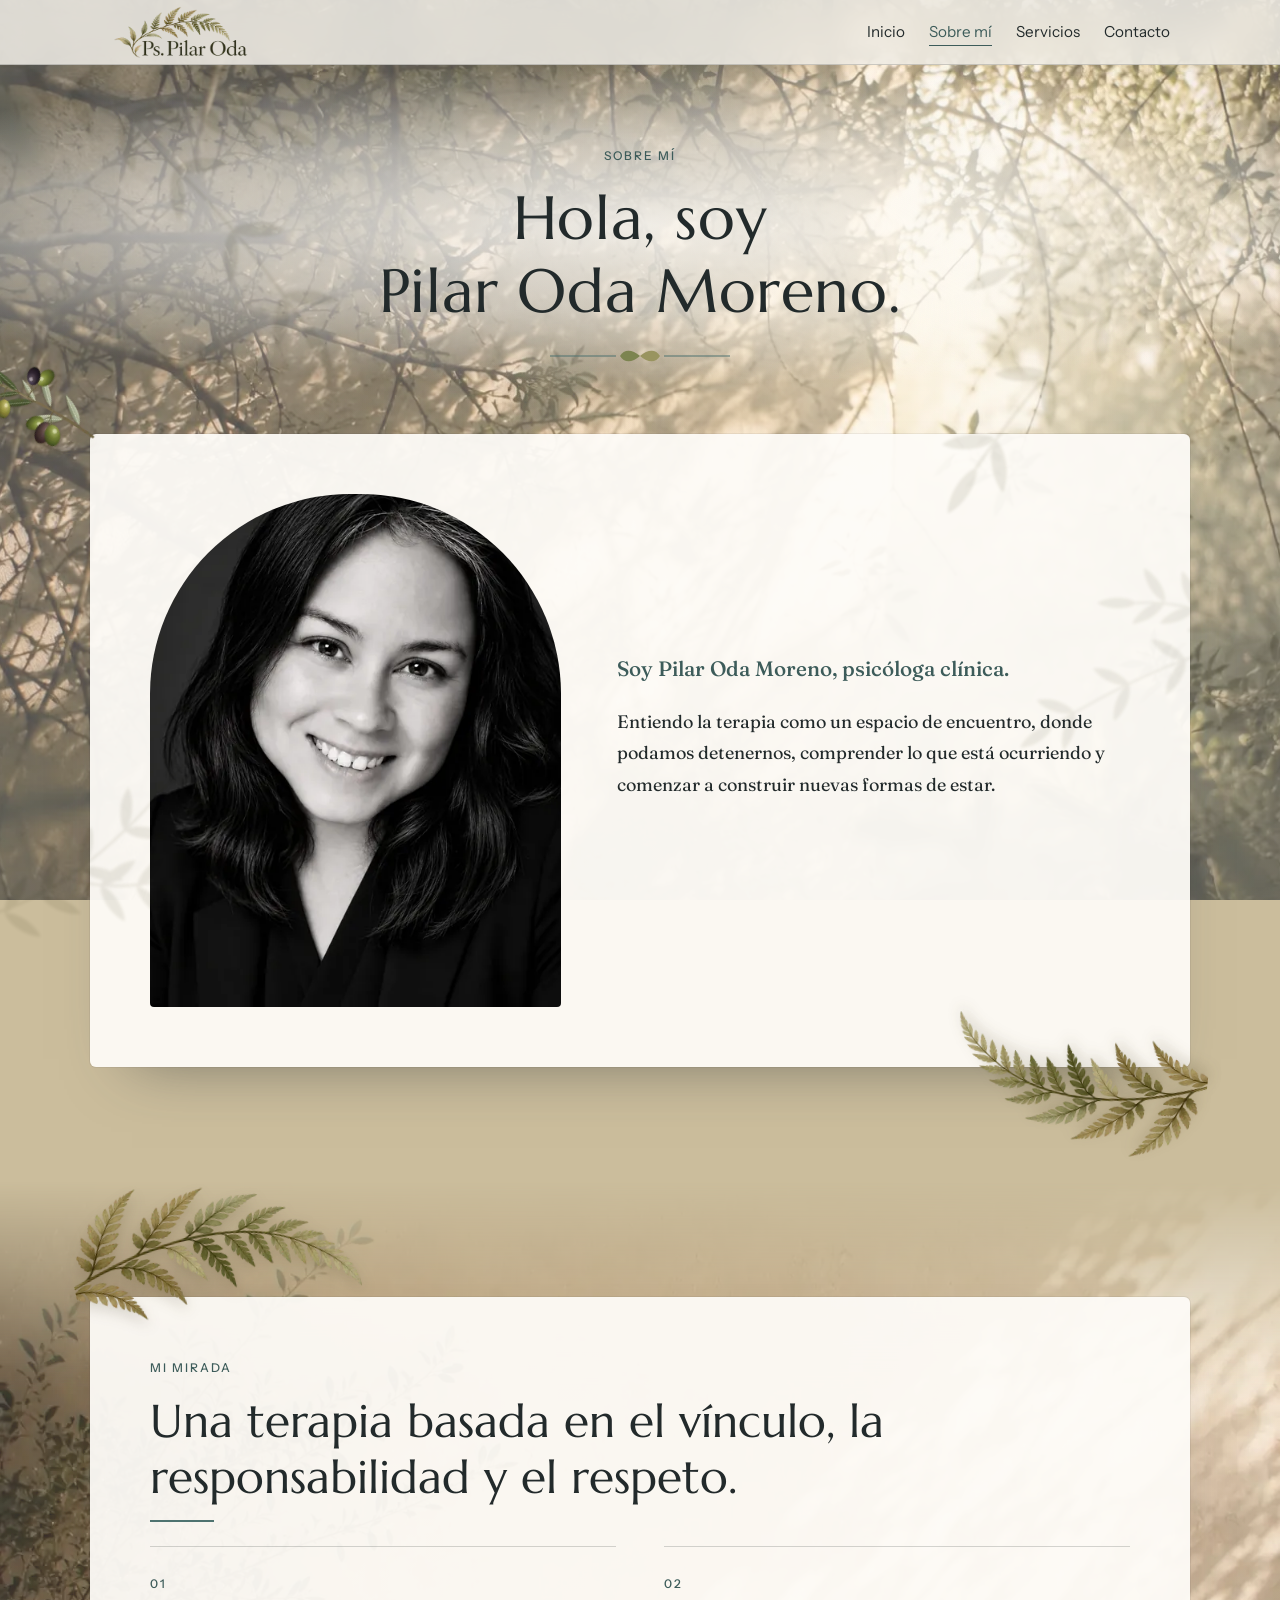
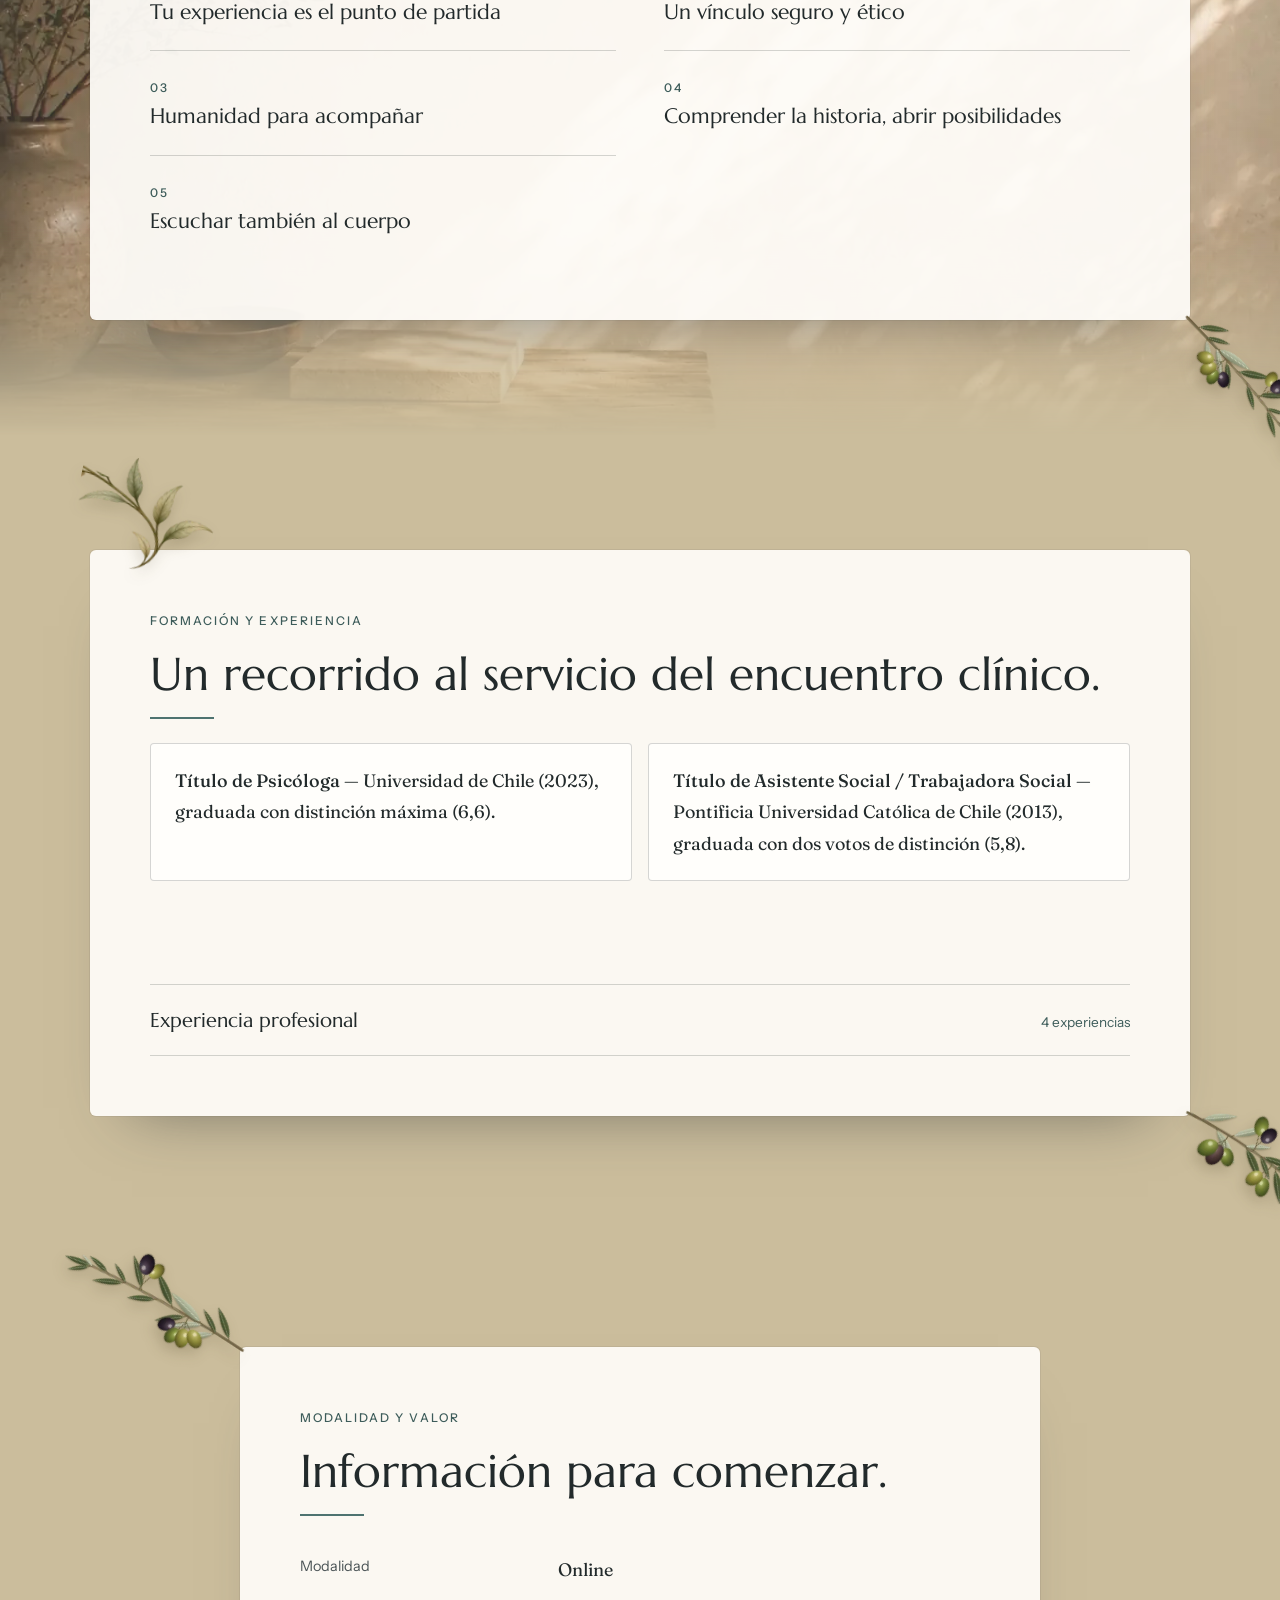
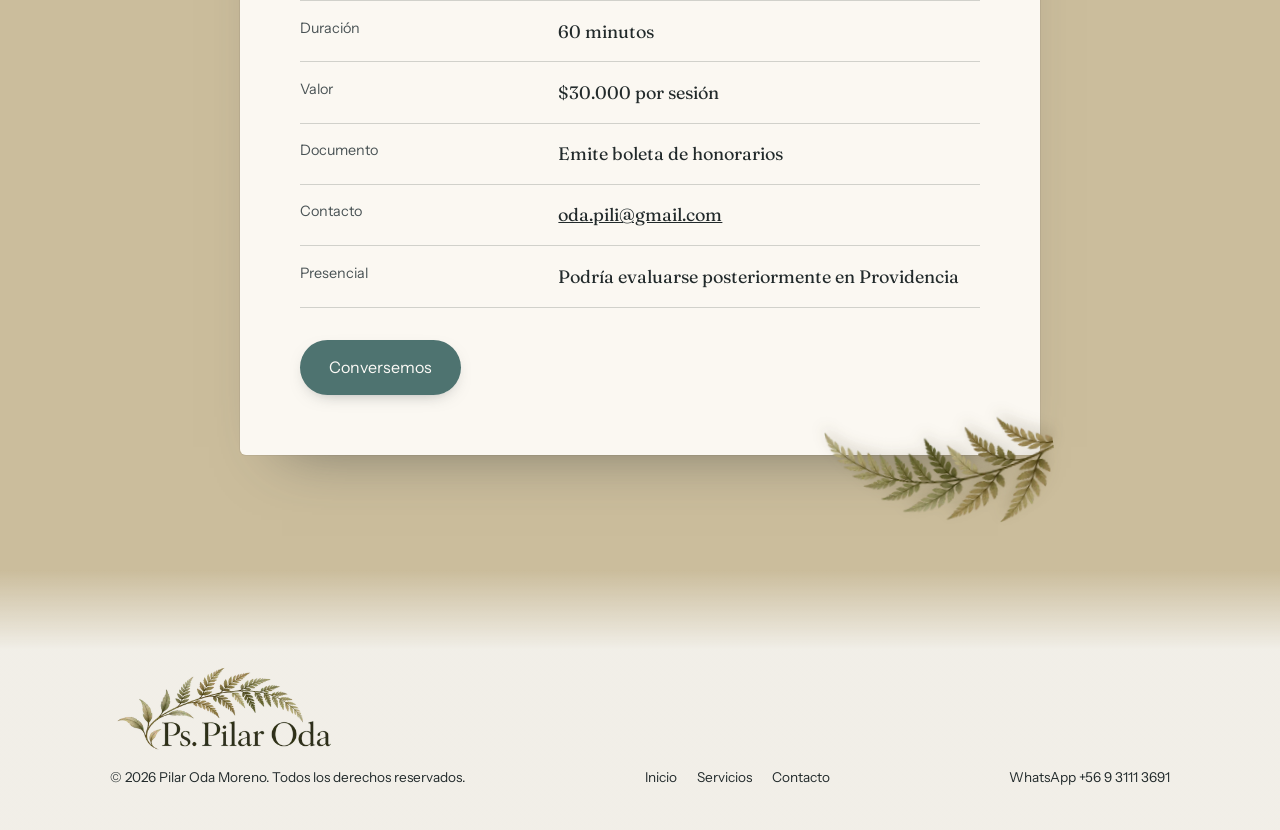
<file: sobre-mi.html>
<!doctype html>
<html lang="es-CL">
<head>
  <meta charset="utf-8">
  <meta name="viewport" content="width=device-width, initial-scale=1">
  <title>Sobre mí · Pilar Oda Moreno, psicóloga clínica</title>
  <meta name="description" content="Psicóloga clínica de la Universidad de Chile, con formación en psicología perinatal, apego, trauma complejo y Somatic Experiencing®. Conoce mi enfoque y experiencia.">
  <link rel="canonical" href="https://www.pilaroda.cl/sobre-mi.html">
  <meta name="theme-color" content="#F2F0EA">
  <meta property="og:type" content="profile">
  <meta property="og:locale" content="es_CL">
  <meta property="og:site_name" content="Psicóloga Pilar Oda">
  <meta property="og:title" content="Pilar Oda Moreno, psicóloga clínica">
  <meta property="og:description" content="Una terapia basada en el vínculo, la responsabilidad y el respeto.">
  <meta property="og:url" content="https://www.pilaroda.cl/sobre-mi.html">
  <meta property="og:image" content="https://www.pilaroda.cl/assets/og-image.jpg">
  <meta property="og:image:width" content="1200">
  <meta property="og:image:height" content="630">
  <meta name="twitter:card" content="summary_large_image">
  <link rel="icon" href="favicon.ico" sizes="48x48">
  <link rel="icon" href="assets/favicon-48.png?v=2" type="image/png" sizes="48x48">
  <link rel="icon" href="assets/favicon-192.png?v=2" type="image/png" sizes="192x192">
  <link rel="apple-touch-icon" href="assets/apple-touch-icon.png?v=2">
  <link rel="preload" href="assets/fonts/marcellus-normal.woff2" as="font" type="font/woff2" crossorigin>
  <link rel="preload" href="assets/fonts/fraunces-normal.woff2" as="font" type="font/woff2" crossorigin>
  <link rel="preload" href="assets/fondo-olivo.webp" as="image" type="image/webp" fetchpriority="high" media="(min-width:641px)">
  <link rel="preload" href="assets/fondo-olivo-movil.webp" as="image" type="image/webp" fetchpriority="high" media="(max-width:640px)">
  <script>document.documentElement.classList.add('js')</script>
  <link rel="stylesheet" href="site.css">
  <script src="site.js" defer onerror="document.documentElement.classList.remove('js')"></script>
</head>
<body>
  <a class="skip" href="#contenido">Saltar al contenido</a>
  <div class="backdrop" aria-hidden="true"></div>
  <div class="progress" aria-hidden="true"></div>

  <header>
    <div class="wrap">
      <a class="brand" href="./"><img src="assets/logo-ps-pilar-oda.webp" width="400" height="139" fetchpriority="high" alt="Ps. Pilar Oda, inicio"></a>
      <nav aria-label="Principal">
        <ul>
          <li><a href="./">Inicio</a></li>
          <li><a href="sobre-mi.html" aria-current="page">Sobre mí</a></li>
          <li><a href="servicios.html">Servicios</a></li>
          <li><a href="contacto.html">Contacto</a></li>
        </ul>
      </nav>
    </div>
  </header>

  <main id="contenido">

    <section class="hero compact" aria-label="Presentación">
      <div>
        <p class="eyebrow">SOBRE MÍ</p>
        <h1>Hola, soy<br><em>Pilar Oda Moreno.</em></h1>
      </div>
    </section>

    <section class="intro">
      <div class="wrap">
        <div class="split">
          <img class="portrait" src="assets/pilar-oda-retrato.webp" width="640" height="640" fetchpriority="high" alt="Retrato de Pilar Oda Moreno, psicóloga clínica">
          <div data-group>
            <p class="closing">Soy Pilar Oda Moreno, psicóloga clínica.</p>
            <p>Entiendo la terapia como un espacio de encuentro, donde podamos detenernos, comprender lo que está ocurriendo y comenzar a construir nuevas formas de estar.</p>
            <p>Mi trabajo se sostiene en la escucha, el respeto y la posibilidad de que cada persona pueda avanzar a su propio ritmo.</p>
          </div>
        </div>
      </div>
    </section>

    <section class="alt jarron">
      <div class="wrap" data-group>
        <p class="eyebrow">MI MIRADA</p>
        <h2>Una terapia basada en el vínculo, la responsabilidad y el respeto.</h2>
        <div class="items" data-group>
          <article><span class="eyebrow">01</span><h3>Tu experiencia es el punto de partida</h3></article>
          <article><span class="eyebrow">02</span><h3>Un vínculo seguro y ético</h3></article>
          <article><span class="eyebrow">03</span><h3>Humanidad para acompañar</h3></article>
          <article><span class="eyebrow">04</span><h3>Comprender la historia, abrir posibilidades</h3></article>
          <article><span class="eyebrow">05</span><h3>Escuchar también al cuerpo</h3></article>
        </div>
      </div>
    </section>

    <section class="sombras">
      <div class="wrap" data-group>
        <p class="eyebrow">FORMACIÓN Y EXPERIENCIA</p>
        <h2>Un recorrido al servicio del encuentro clínico.</h2>
        <div class="degrees" data-group>
          <article><strong>Título de Psicóloga</strong> — Universidad de Chile (2023), graduada con distinción máxima (6,6).</article>
          <article><strong>Título de Asistente Social / Trabajadora Social</strong> — Pontificia Universidad Católica de Chile (2013), graduada con dos votos de distinción (5,8).</article>
        </div>
        <details class="fold">
          <summary><span>Especialización y formación continua</span><span>5 formaciones</span></summary>
          <ul>
            <li>Diplomado de Psicoterapia Sistémica-Narrativa Infanto-Juvenil — Universidad de Chile.</li>
            <li>Diplomatura en Psicología Perinatal.</li>
            <li>Diplomado de Apego, Parentalidad y Desarrollo de la Infancia — FAI.</li>
            <li>Formación en Intervenciones en Trauma Complejo.</li>
            <li>Somatic Experiencing® — Basic Principles.</li>
          </ul>
        </details>
        <details class="fold">
          <summary><span>Experiencia profesional</span><span>4 experiencias</span></summary>
          <ul>
            <li><strong>Psicóloga Perinatal</strong> — Unidad de Neonatología, Hospital Clínico San Borja Arriarán (marzo 2025 – julio 2026).</li>
            <li><strong>Psicóloga Clínica</strong> — Consulta Privada (2023 – actualidad).</li>
            <li><strong>Psicóloga Clínica</strong> — Centro de Terapias Vinculares MAVA (ex CIT), 2021–2023.</li>
            <li><strong>Psicóloga Voluntaria / Analista de Selección</strong> — Fundación Abrázame (2023 – actualidad).</li>
          </ul>
        </details>
      </div>
    </section>

    <section class="alt">
      <div class="wrap narrow" data-group>
        <p class="eyebrow">MODALIDAD Y VALOR</p>
        <h2>Información para comenzar.</h2>
        <table class="facts">
          <tbody>
            <tr><th scope="row">Modalidad</th><td>Online</td></tr>
            <tr><th scope="row">Duración</th><td>60 minutos</td></tr>
            <tr><th scope="row">Valor</th><td>$30.000 por sesión</td></tr>
            <tr><th scope="row">Documento</th><td>Emite boleta de honorarios</td></tr>
            <tr><th scope="row">Contacto</th><td><a href="mailto:oda.pili@gmail.com">oda.pili@gmail.com</a></td></tr>
            <tr><th scope="row">Presencial</th><td>Podría evaluarse posteriormente en Providencia</td></tr>
          </tbody>
        </table>
        <a class="btn" href="contacto.html">Conversemos</a>
      </div>
    </section>

  </main>

  <footer>
    <div class="wrap">
      <a class="footer-logo" href="./"><img src="assets/logo-ps-pilar-oda.webp" width="400" height="139" loading="lazy" alt="Ps. Pilar Oda"></a>
      <span>© <span id="y">2026</span> Pilar Oda Moreno. Todos los derechos reservados.</span>
      <ul>
        <li><a href="./">Inicio</a></li>
        <li><a href="servicios.html">Servicios</a></li>
        <li><a href="contacto.html">Contacto</a></li>
      </ul>
      <a href="https://wa.me/56931113691" target="_blank" rel="noopener">WhatsApp +56 9 3111 3691</a>
    </div>
  </footer>
</body>
</html>
</file>
<file: site.css>
/* Tipografías autoalojadas */
@font-face { font-family:'Fraunces';font-style:normal;font-weight:300 500;font-display:swap;src:url('assets/fonts/fraunces-normal.woff2') format('woff2') }
@font-face { font-family:'Marcellus';font-style:normal;font-weight:400;font-display:swap;src:url('assets/fonts/marcellus-normal.woff2') format('woff2') }
@font-face { font-family:'Instrument Sans';font-style:normal;font-weight:400 500;font-display:swap;src:url('assets/fonts/instrument-sans-normal.woff2') format('woff2') }

:root { --bg:#FDFBF7;--bg-alt:#F2F0EA;--text:#222a2b;--muted:#4a5355;--accent:#4E7370;--accent-dark:#3d5c5a;--line:rgba(45,52,54,.2);--serif:'Fraunces',Georgia,serif;--title:'Marcellus','Fraunces',Georgia,serif;--sans:'Instrument Sans',system-ui,sans-serif;--wrap:1100px;--ease:cubic-bezier(.22,1,.36,1);interpolate-size:allow-keywords }
* { box-sizing:border-box;margin:0;padding:0 }
html { scroll-behavior:smooth;scroll-padding-top:72px }
body { background:#cbbd9c;color:var(--text);font-family:var(--serif);font-weight:400;font-size:1.125rem;line-height:1.75;-webkit-font-smoothing:antialiased }
img { max-width:100%;display:block }
a { color:inherit;-webkit-tap-highlight-color:transparent }
a:focus-visible,summary:focus-visible { outline:2px solid var(--text);outline-offset:3px }
.wrap { max-width:var(--wrap);margin:0 auto;padding:0 1.25rem }
.narrow { max-width:720px }
h1,h2,h3 { font-family:var(--title);font-weight:400;line-height:1.2 }
h1 em,h2 em { font-style:normal }
h2 { font-size:clamp(1.8rem,4vw,2.9rem);margin-bottom:1.5rem }
h3 { font-size:1.5rem }
p+p { margin-top:1.15rem }
h2::after { content:"";display:block;width:64px;height:2px;margin-top:.9rem;background:var(--accent);transform-origin:0 50% }
.services-head h2::after,.cta h2::after { margin-inline:auto;transform-origin:50% 50% }
.progress { position:fixed;top:0;left:0;z-index:11;width:100%;height:2px;background:var(--accent);transform:scaleX(0);transform-origin:0 50%;pointer-events:none }
.skip { position:absolute;top:-100px;left:20px;background:var(--bg);padding:15px;z-index:20;font-family:var(--sans) }
.skip:focus { top:10px }
.btn { display:inline-block;font-family:var(--sans);font-size:1rem;background:var(--accent);color:var(--bg);text-decoration:none;padding:.85rem 1.8rem;border-radius:999px;box-shadow:0 6px 18px -10px rgba(45,52,54,.55);transition:background .35s var(--ease),transform .35s var(--ease),box-shadow .35s var(--ease) }
.btn:hover,.btn:focus-visible { background:var(--accent-dark);transform:translateY(-2px);box-shadow:0 14px 26px -12px rgba(45,52,54,.6) }
.btn:active { transform:translateY(0) }
.more { font-family:var(--sans);font-size:.95rem;color:var(--accent-dark);text-decoration:underline;text-decoration-thickness:1px;text-underline-offset:.35em;text-decoration-color:rgba(61,92,90,.55);transition:text-decoration-color .45s var(--ease),color .45s var(--ease) }
.more span { display:inline-block;margin-left:.35rem;transition:transform .45s var(--ease) }
.more:hover { color:var(--text);text-decoration-color:currentColor }
.more:hover span { transform:translateX(5px) }

/* Fondo: luz entre los olivos */
.backdrop { position:fixed;top:0;left:0;width:100%;height:100vh;height:100lvh;z-index:-1;overflow:hidden;pointer-events:none }
.backdrop::before { content:"";position:absolute;inset:-6%;background:linear-gradient(rgba(253,251,247,.32),rgba(253,251,247,.32)),url('assets/fondo-olivo.webp') center/cover no-repeat;animation:drift 38s ease-in-out infinite alternate }
.backdrop::after { content:"";position:absolute;inset:-10%;background:radial-gradient(38% 46% at 66% 34%,rgba(255,240,205,.5),transparent 70%),radial-gradient(30% 34% at 40% 66%,rgba(255,232,186,.28),transparent 72%);animation:glow 11s ease-in-out infinite alternate }
@keyframes drift { from { transform:scale(1) translate3d(0,0,0) } to { transform:scale(1.09) translate3d(-1.6%,-1.2%,0) } }
@keyframes glow { from { opacity:.35;transform:translate3d(-1.5%,1%,0) } to { opacity:1;transform:translate3d(2%,-1.5%,0) } }

/* Encabezado */
header { position:sticky;top:0;z-index:10;background:rgba(242,240,234,.84);-webkit-backdrop-filter:blur(14px) saturate(1.2);backdrop-filter:blur(14px) saturate(1.2);border-bottom:1px solid var(--line);transition:background .5s var(--ease),box-shadow .5s var(--ease) }
header.scrolled { background:rgba(242,240,234,.95);box-shadow:0 10px 30px -22px rgba(45,52,54,.7) }
header .wrap { display:flex;align-items:center;justify-content:space-between;gap:1rem;min-height:64px }
.brand { display:block;line-height:0 }
.brand img { width:auto;height:52px }
nav ul { display:flex;gap:1.5rem;list-style:none;font-family:var(--sans);font-size:.95rem }
nav a { text-decoration:none;padding:.35rem 0;background:linear-gradient(currentColor,currentColor) 0 100%/0 1px no-repeat;transition:background-size .45s var(--ease),color .3s }
nav a:hover,nav a.active,nav a[aria-current] { background-size:100% 1px }
nav a.active,nav a[aria-current] { color:var(--accent-dark) }
.menu-toggle { display:none }
@media(max-width:640px) {
  nav ul { gap:.9rem;font-size:.85rem }
  .brand img { height:40px }
  header .wrap { flex-direction:column;justify-content:center;gap:0;padding-top:.35rem;padding-bottom:.2rem }
  html:not(.js) { scroll-padding-top:104px }
  .js header .wrap { flex-direction:row;justify-content:space-between;padding:0 .5rem 0 1rem }
  .js .brand img { height:46px }
  .js .menu-toggle { display:grid;place-items:center;width:48px;height:48px;border:0;border-radius:50%;background:none;color:var(--text);cursor:pointer }
  .menu-toggle span,.menu-toggle span::before,.menu-toggle span::after { display:block;width:22px;height:1.5px;background:currentColor;border-radius:2px;transition:transform .45s var(--ease),background .3s }
  .menu-toggle span { position:relative }
  .menu-toggle span::before,.menu-toggle span::after { content:"";position:absolute;left:0 }
  .menu-toggle span::before { transform:translateY(-7px) }
  .menu-toggle span::after { transform:translateY(7px) }
  header.open .menu-toggle span { background:transparent }
  header.open .menu-toggle span::before { transform:rotate(45deg) }
  header.open .menu-toggle span::after { transform:rotate(-45deg) }
  .js header nav { position:absolute;top:100%;left:0;right:0;background:rgba(242,240,234,.98);border-bottom:1px solid var(--line);box-shadow:0 24px 40px -28px rgba(45,52,54,.6);opacity:0;visibility:hidden;transform:translateY(-10px);transition:opacity .45s var(--ease),transform .45s var(--ease),visibility .45s }
  .js header.open nav { opacity:1;visibility:visible;transform:none }
  .js header nav ul { flex-direction:column;gap:0;padding:.25rem 1.25rem 1rem;font-size:1.05rem }
  .js header nav li+li { border-top:1px solid var(--line) }
  .js header nav a { display:block;padding:.95rem 0;background:none }
}

/* Hero */
.hero { position:relative;min-height:88vh;min-height:88svh;display:grid;place-items:center;text-align:center;padding:0 }
.hero::before { content:"";position:absolute;inset:0;background:radial-gradient(ellipse 72% 50% at 50% 50%,rgba(253,251,247,.86),rgba(253,251,247,.5) 55%,rgba(253,251,247,0)) }
.hero>div { position:relative;z-index:2;padding:4rem 1.25rem }
.hero h1 { font-size:clamp(2.6rem,7vw,4.5rem);letter-spacing:.01em }
.hero .role { font-size:clamp(1.2rem,2.5vw,1.6rem);margin:.5rem 0 1.5rem }
.hero .tag { font-size:clamp(1.35rem,3vw,1.8rem);letter-spacing:.01em;margin:0 0 2rem }
.hero .tag em { font-family:var(--title);font-style:normal;font-size:1.22em;color:var(--accent-dark) }
.hero>div>* { animation:rise 1.3s var(--ease) both }
.hero .role { animation-delay:.18s }
.hero .tag { animation-delay:.36s }
.hero .btn { animation-delay:.54s }
@keyframes rise { from { opacity:0;transform:translateY(26px);filter:blur(6px) } to { opacity:1;transform:none;filter:none } }
@supports (animation-timeline:view()) {
  .hero>div { animation:leave linear both;animation-timeline:view();animation-range:exit 0% exit 90% }
  @keyframes leave { to { opacity:0;transform:translateY(-40px) } }
}

/* Secciones: el fondo queda a la vista y el texto se lee sobre paneles de papel */
section { position:relative;padding:clamp(4.5rem,9vw,7.5rem) 0;overflow-x:clip }
section:not(.hero)>.wrap { position:relative;z-index:2;width:calc(100% - 2rem);padding:clamp(1.6rem,5vw,3.75rem);background:rgba(253,251,247,.95);border-radius:6px;box-shadow:0 0 0 1px rgba(45,52,54,.07),0 34px 60px -42px rgba(45,52,54,.6) }
section>.wrap.narrow { max-width:800px }
html:not(.js) .jarron::before,.jarron.seen::before { background:linear-gradient(rgba(242,240,234,.18),rgba(242,240,234,.18)),url('assets/fondo-jarron.webp') center/cover no-repeat }
html:not(.js) .sombras::before,.sombras.seen::before { background:linear-gradient(rgba(253,251,247,.3),rgba(253,251,247,.3)),url('assets/fondo-sombras.webp') center/cover no-repeat }
html:not(.js) #servicios::before,#servicios.seen::before { background:linear-gradient(rgba(253,251,247,.3),rgba(253,251,247,.3)),url('assets/luz-natural.webp') center top/auto 128% no-repeat }
.jarron::before,.sombras::before,#servicios::before,.cta::before { content:"";position:absolute;inset:0;opacity:0;transition:opacity 1.2s var(--ease);-webkit-mask-image:linear-gradient(transparent,rgba(0,0,0,.35) 5rem,#000 13rem,#000 calc(100% - 13rem),rgba(0,0,0,.35) calc(100% - 5rem),transparent);mask-image:linear-gradient(transparent,rgba(0,0,0,.35) 5rem,#000 13rem,#000 calc(100% - 13rem),rgba(0,0,0,.35) calc(100% - 5rem),transparent) }
html:not(.js) :is(.jarron,.sombras,#servicios,.cta)::before,:is(.jarron,.sombras,#servicios,.cta).seen::before { opacity:1 }
.closing { margin-top:2rem;font-size:1.3rem;font-weight:500;color:var(--accent-dark) }

.about-grid { display:grid;gap:3rem }
@media(min-width:900px) { .about-grid { grid-template-columns:1fr 1fr } }
.formacion { margin-top:2.5rem }
.formacion ul { list-style:none;margin-top:1rem }
.formacion li { padding:.6rem 0;border-bottom:1px solid var(--line) }
.formacion .note { font-size:.95rem;color:var(--muted);margin-top:1rem }
.formacion .more { display:inline-block;margin-top:2rem }

/* Servicios */
.services-head { text-align:center;margin-bottom:3rem }
.services-head p { color:var(--muted) }
.cards { display:grid;gap:1.5rem }
@media(min-width:860px) { .cards { grid-template-columns:repeat(3,1fr) } }
.card { background:#fffefb;border:1px solid var(--line);border-radius:4px;padding:2rem;display:flex;flex-direction:column;gap:.8rem;transition:transform .6s var(--ease),box-shadow .6s var(--ease),border-color .6s var(--ease) }
.card:hover { transform:translateY(-6px);box-shadow:0 26px 44px -30px rgba(45,52,54,.55);border-color:rgba(78,115,112,.45) }
.meta { font-family:var(--sans);font-size:.95rem;color:var(--muted);display:flex;gap:1rem }
.card details { margin-top:auto }
.card summary { font-family:var(--sans);font-size:.95rem;cursor:pointer;color:var(--accent);padding:.3rem 0 }
.card details p { font-size:1rem;margin-top:.6rem }
details::details-content { block-size:0;opacity:0;overflow:hidden;transition:block-size .6s var(--ease),opacity .6s var(--ease),content-visibility .6s allow-discrete }
details[open]::details-content { block-size:auto;opacity:1 }
.card .btn { margin-top:1rem;text-align:center }
.services-more { display:grid;grid-template-columns:1fr auto 1fr;align-items:center;gap:1rem;margin-top:2.5rem }
.services-more .more:not(.extra-link) { grid-column:2 }
.extra-link { grid-row:1;justify-self:start;font-size:.8rem }
@media(max-width:640px) {
  .services-more { grid-template-columns:1fr;justify-items:center }
  .services-more .more:not(.extra-link) { grid-column:1 }
  .extra-link { grid-row:2 }
}

.testimonial { margin-top:.5rem;padding-left:clamp(1.25rem,4vw,2.25rem);border-left:2px solid var(--accent) }
.testimonial figcaption { font-family:var(--title);font-size:clamp(1.3rem,2.6vw,1.6rem);line-height:1.25;color:var(--accent-dark) }
.testimonial figcaption span { display:block;margin-top:.35rem;font-family:var(--sans);font-size:.75rem;font-weight:500;letter-spacing:.14em;text-transform:uppercase;color:var(--muted) }
.testimonial blockquote { margin-top:1rem }
.testimonial+.testimonial { margin-top:3rem }
.js .carousel { display:grid;align-items:start;overflow:hidden;transition:height .8s var(--ease) }
.js .carousel>.testimonial { grid-area:1/1;margin-top:.5rem;opacity:0;visibility:hidden;transform:translateX(32px);transition:opacity .9s var(--ease),transform .9s var(--ease),visibility .9s }
.js .carousel>.testimonial.past { transform:translateX(-32px) }
.js .carousel>.testimonial.current { opacity:1;visibility:visible;transform:none }
.carousel-nav { display:flex;align-items:center;justify-content:center;gap:1rem;margin-top:1.75rem }
.carousel-nav button { display:grid;place-items:center;padding:0;border:0;background:none;color:var(--accent-dark);cursor:pointer }
.carousel-nav .step { width:44px;height:44px;border:1px solid rgba(78,115,112,.45);border-radius:50%;font:1.1rem/1 var(--sans);transition:background .35s var(--ease),color .35s var(--ease),transform .35s var(--ease) }
.carousel-nav .step:hover { background:var(--accent);color:var(--bg);transform:translateY(-2px) }
.carousel-dots { display:flex }
.carousel-dots button { width:26px;height:26px }
.carousel-dots button::before { content:"";width:9px;height:9px;border:1px solid var(--accent);border-radius:50%;transition:background .4s var(--ease),transform .4s var(--ease) }
.carousel-dots button[aria-current="true"]::before { background:var(--accent);transform:scale(1.25) }

.cta { text-align:center }
html:not(.js) .cta::before,.cta.seen::before { background:linear-gradient(rgba(242,240,234,.25),rgba(242,240,234,.25)),url('assets/fondo-follaje.webp') center/cover no-repeat }
.cta p { margin:0 auto 2rem;max-width:560px }
.cta .cta-alt { margin:1.5rem auto 0 }
.cta>.wrap { max-width:760px }

footer { position:relative;z-index:2;background:linear-gradient(rgba(242,240,234,0),rgba(242,240,234,.97) 5rem);padding:6rem 0 2.5rem;font-family:var(--sans);font-size:.85rem }
footer .wrap { display:flex;flex-wrap:wrap;align-items:center;justify-content:space-between;gap:1rem 2rem }
footer a { text-decoration:none }
.footer-logo { flex-basis:100%;line-height:0 }
.footer-logo img { width:auto;height:84px }
footer a:hover { text-decoration:underline }
footer ul { display:flex;gap:1.25rem;list-style:none }

/* Subpáginas */
.hero.compact { min-height:0 }
.hero.compact>div { padding:clamp(3.25rem,7vw,5rem) 1.25rem clamp(.5rem,2vw,1.25rem) }
.hero.compact+section { padding-top:clamp(2rem,4vw,3rem) }
.hero.compact h1 { font-size:clamp(2.4rem,5.5vw,3.8rem);letter-spacing:.01em }
.hero.compact h1::after { content:"";display:block;width:clamp(130px,18vw,180px);aspect-ratio:9/1;margin:1.1rem auto 0;background:url("data:image/svg+xml,%3Csvg xmlns='http://www.w3.org/2000/svg' viewBox='0 0 180 20'%3E%3Cpath d='M0 10H66M114 10H180' stroke='%234E7370' stroke-width='1'/%3E%3Cpath d='M90 10C82 3 74 3 70 10C74 17 82 17 90 10Z' fill='%237c8450'/%3E%3Cpath d='M90 10C98 3 106 3 110 10C106 17 98 17 90 10Z' fill='%2399945f'/%3E%3C/svg%3E") center/contain no-repeat }
.hero .lead { font-size:1.15rem;max-width:560px;margin:1rem auto 0 }
.hero .lead+.btn { margin-top:2rem }
.eyebrow { font-family:var(--sans);font-size:.75rem;font-weight:500;letter-spacing:.17em;text-transform:uppercase;color:var(--accent-dark);margin-bottom:1rem }
.small { font-family:var(--sans);font-size:.875rem;line-height:1.6;color:var(--muted) }
.center { text-align:center }
.split { display:grid;gap:2.5rem;align-items:center }
@media(min-width:860px) { .split { grid-template-columns:.8fr 1fr;gap:3.5rem } }
.portrait { width:100%;height:auto;aspect-ratio:4/5;object-fit:cover;border-radius:200px 200px 4px 4px }
.about-head { display:flex;align-items:center;gap:1.5rem;margin-bottom:1.5rem }
.about-head h2 { margin-bottom:0 }
.about-head img { width:clamp(84px,12vw,128px);height:auto;aspect-ratio:1;border-radius:50%;object-fit:cover }
.items { display:grid;gap:0 3rem }
@media(min-width:860px) { .items { grid-template-columns:1fr 1fr } }
.items article { padding:1.6rem 0;border-top:1px solid var(--line) }
.items .eyebrow { display:block;margin-bottom:.4rem }
.items h3 { font-size:1.3rem;margin-bottom:.7rem }
.items h3:last-child { margin-bottom:0 }
.degrees { display:grid;gap:1rem;margin-bottom:2rem }
@media(min-width:860px) { .degrees { grid-template-columns:1fr 1fr } }
.degrees article { padding:1.3rem 1.5rem;background:#fffefb;border:1px solid var(--line);border-radius:4px }
strong { font-weight:500 }
.fold { border-top:1px solid var(--line) }
.fold:last-of-type { border-bottom:1px solid var(--line) }
.fold summary { font-family:var(--title);display:flex;justify-content:space-between;align-items:baseline;gap:1rem;padding:1.1rem 0;cursor:pointer;font-size:1.25rem;list-style:none }
.fold summary::-webkit-details-marker { display:none }
.fold summary span:last-child { font-family:var(--sans);font-size:.85rem;color:var(--accent-dark);white-space:nowrap }
.fold ul { list-style:none;padding-bottom:1rem }
.fold li { padding:.6rem 0;border-top:1px solid var(--line) }
.facts { width:100%;border-collapse:collapse;margin:.5rem 0 2rem }
.facts th,.facts td { text-align:left;padding:.9rem 0;border-bottom:1px solid var(--line);vertical-align:top }
.facts th { width:38%;padding-right:1rem;font-family:var(--sans);font-size:.9rem;font-weight:400;color:var(--muted) }
.facts dd span { font-family:var(--sans);font-size:.85rem;color:var(--muted) }
dl.facts { display:block }
dl.facts>div { display:flex;justify-content:space-between;gap:1rem;padding:.9rem 0;border-bottom:1px solid var(--line) }
dl.facts dt { font-family:var(--sans);font-size:.9rem;color:var(--muted) }
dl.facts dd { text-align:right }
.card .desc { font-size:1rem }
.card .desc+.btn { margin-top:auto }
.cards.two { margin-top:1.5rem }
@media(min-width:860px) { .cards.two { grid-template-columns:1fr 1fr } }
.quote { max-width:680px;margin:2.5rem auto;text-align:center;font-size:clamp(1.3rem,2.6vw,1.7rem);line-height:1.4 }
.contact-grid { display:grid;gap:3rem }
@media(min-width:900px) { .contact-grid { grid-template-columns:.85fr 1.15fr;gap:4rem } }
.contact-grid h2 { font-size:clamp(1.6rem,3vw,2.1rem) }
.contact-grid aside h2:not(:first-of-type) { margin-top:2.5rem }
.email-link { display:block;margin-top:1.5rem;overflow-wrap:anywhere }
.email-link>span:first-child { display:block;font-family:var(--sans);font-size:.75rem;letter-spacing:.12em;color:var(--muted) }
label { display:block;font-family:var(--sans);font-size:.9rem;margin-bottom:.4rem }
label span { color:var(--muted) }
input,select,textarea { width:100%;min-height:48px;margin-bottom:1.3rem;padding:.75rem .9rem;font:400 1rem/1.5 var(--sans);color:var(--text);background:#fffefb;border:1px solid rgba(45,52,54,.4);border-radius:4px;transition:border-color .3s var(--ease),box-shadow .3s var(--ease) }
textarea { resize:vertical }
input:focus,select:focus,textarea:focus { outline:none;border-color:var(--accent);box-shadow:0 0 0 3px rgba(78,115,112,.22) }
button.btn { width:100%;border:0;cursor:pointer }
form .small { margin:-.4rem 0 1.3rem }
form .btn+.small { margin:.9rem 0 0 }
#message-status:not(:empty) { margin-top:1rem;padding:.9rem 1rem;font-family:var(--sans);font-size:.9rem;background:var(--bg-alt);border-left:3px solid var(--accent) }

/* Aparición y deslizamiento al leer (solo con JavaScript activo) */
.js [data-reveal] { opacity:0;transform:translate3d(var(--x,0),var(--y,30px),0);transition:opacity 1.1s var(--ease) var(--d,0ms),transform 1.1s var(--ease) var(--d,0ms) }
.js [data-reveal="left"] { --x:-44px;--y:0px }
.js [data-reveal="right"] { --x:44px;--y:0px }
.js [data-reveal="panel"] { --y:70px;transition-duration:1.4s }
.js [data-reveal].in { opacity:1;transform:none }
.js h2[data-reveal]::after { transform:scaleX(0);transition:transform 1.2s var(--ease) .45s }
.js h2[data-reveal].in::after { transform:scaleX(1) }
.js .card[data-reveal].in { transition:opacity 1.1s var(--ease) var(--d,0ms),transform .6s var(--ease),box-shadow .6s var(--ease),border-color .6s var(--ease) }

/* Hojas que brotan en las esquinas de cada bloque */
.sprig { position:absolute;z-index:1;pointer-events:none;transform-origin:var(--o) }
.sprig>span { display:block;transform-origin:var(--o);transition:transform 2.2s var(--ease) var(--wait,.4s),opacity 1.4s var(--ease) var(--wait,.4s) }
.sprig img { display:block;width:100%;height:auto;transform-origin:var(--o);filter:drop-shadow(0 7px 7px rgba(58,48,20,.2));animation:sprig-sway var(--sway,7s) ease-in-out infinite alternate paused }
.seen .sprig img { animation-play-state:running }
.sprig.rama { --o:48% 100%;width:calc(clamp(96px,13vw,180px) * var(--k,1)) }
.sprig.helecho { --o:0 58%;width:calc(clamp(150px,22vw,300px) * var(--k,1)) }
.sprig.tl.rama { left:-22px;bottom:calc(100% - 20px);transform:rotate(var(--r,0deg)) scaleX(var(--m,1)) }
.sprig.br.rama { right:-22px;top:calc(100% - 20px);transform-origin:50% 50%;transform:rotate(calc(180deg + var(--r,0deg))) scaleX(var(--m,1)) }
.sprig.tl.helecho { left:-16px;bottom:100%;transform:translateY(34%) rotate(var(--r,0deg)) }
.sprig.br.helecho { right:-16px;top:100%;transform-origin:50% 50%;transform:translateY(-34%) rotate(calc(180deg + var(--r,0deg))) }
.sprig.tr.rama { right:-22px;bottom:calc(100% - 20px);transform:rotate(var(--r,0deg)) scaleX(var(--m,1)) }
.sprig.bl.rama { left:-22px;top:calc(100% - 20px);transform-origin:50% 50%;transform:rotate(calc(180deg + var(--r,0deg))) scaleX(var(--m,1)) }
.sprig.tr.helecho { right:-16px;bottom:100%;transform-origin:50% 50%;transform:translateY(34%) scaleX(-1) rotate(var(--r,0deg)) }
.sprig.bl.helecho { left:-16px;top:100%;transform-origin:50% 50%;transform:translateY(-34%) scaleY(-1) rotate(var(--r,0deg)) }
.sprig.ml { right:calc(100% - 26px);top:var(--y,45%);transform-origin:50% 50%;transform:rotate(calc(-90deg + var(--r,0deg))) scaleX(var(--m,1)) }
.sprig.mr { left:calc(100% - 26px);top:var(--y,45%);transform-origin:50% 50%;transform:rotate(calc(90deg + var(--r,0deg))) scaleX(var(--m,1)) }
.sprig.olivo { --o:0 var(--by);width:calc(clamp(118px,15vw,200px) * var(--k,1)) }
.sprig.olivo.tl,.sprig.olivo.tr,.sprig.olivo.br,.sprig.olivo.bl { transform-origin:0 var(--by) }
.sprig.tl.olivo { left:4px;top:4px;transform:translateY(calc(-1 * var(--by))) rotate(calc(-142deg + var(--r,0deg))) scaleY(-1) }
.sprig.tr.olivo { left:calc(100% - 4px);top:4px;transform:translateY(calc(-1 * var(--by))) rotate(calc(-38deg + var(--r,0deg))) }
.sprig.br.olivo { left:calc(100% - 4px);top:calc(100% - 4px);transform:translateY(calc(-1 * var(--by))) rotate(calc(38deg + var(--r,0deg))) }
.sprig.bl.olivo { left:4px;top:calc(100% - 4px);transform:translateY(calc(-1 * var(--by))) rotate(calc(142deg + var(--r,0deg))) scaleY(-1) }
.sprig.br { --wait:.9s }
/* Enredadera dibujada alrededor de algunos cuadros */
.vine { position:absolute;z-index:1;overflow:visible;pointer-events:none }
.vine .stem { fill:none;stroke:url(#vine-bark);stroke-width:var(--w);stroke-linecap:round;stroke-dasharray:1;stroke-dashoffset:0;transition:stroke-dashoffset 1.3s linear calc(.3s + var(--k) * 1.2s) }
.vine .twin { stroke:#8a7c56;opacity:.85 }
.vine .petiole { fill:none;stroke:#6f6342;stroke-width:1.1;stroke-linecap:round }
.vine .vein { fill:none;stroke:rgba(222,228,190,.5);stroke-width:.7;stroke-linecap:round }
.vine .curl { fill:none;stroke:#7a6c47;stroke-width:1.1;stroke-linecap:round;transition:opacity 1s var(--ease) calc(.6s + var(--t) * 3.4s) }
.vine .leaf { transform-box:fill-box;transform-origin:0 50%;transition:scale 1.2s var(--ease) calc(.4s + var(--t) * 3.4s),opacity .8s var(--ease) calc(.4s + var(--t) * 3.4s) }
.js [data-reveal="panel"]:not(.in) .vine .stem { stroke-dashoffset:1 }
.js [data-reveal="panel"]:not(.in) .vine .leaf { scale:0;opacity:0 }
.js [data-reveal="panel"]:not(.in) .vine .curl { opacity:0 }
.sprig.tr { --wait:.65s }
.sprig.bl { --wait:1.15s }
.sprig.ml,.sprig.mr { --wait:1.4s }
@media(max-width:900px) { .sprig.ml,.sprig.mr { display:none } }
.js [data-reveal="panel"]:not(.in) .sprig>span { opacity:0;transform:scale(.15) rotate(-24deg) }
@keyframes sprig-sway { from { transform:rotate(-1.6deg) } to { transform:rotate(2.2deg) } }

/* Hojas de olivo en movimiento */
.leaves { position:fixed;inset:0 0 -10vh;z-index:5;pointer-events:none;overflow:hidden;mix-blend-mode:multiply }
.branch { position:absolute;top:36px;width:clamp(170px,30vw,460px);color:#55532f;opacity:.13;filter:blur(1.4px) }
.branch-l { left:-1% }
.branch-r { right:-1%;top:20vh;transform:scaleX(-1);opacity:.11 }
.branch-bl { left:-2%;top:auto;bottom:6vh;transform:scaleY(-1);width:clamp(150px,24vw,380px);opacity:.1 }
.branch-br { right:-2%;top:62vh;transform:scaleX(-1) rotate(-24deg);width:clamp(140px,22vw,340px);opacity:.09 }
.branch svg { display:block;overflow:visible;transform-origin:0 5%;animation:sway 8s ease-in-out infinite alternate }
.branch-r svg { animation-duration:10.5s;animation-delay:-4s }
.branch-bl svg { animation-duration:12s;animation-delay:-7s }
.branch-br svg { animation-duration:9s;animation-delay:-2s }
@keyframes sway { from { transform:rotate(-2.6deg) } to { transform:rotate(3.4deg) translateY(6px) } }
@supports (animation-timeline:scroll()) {
  .leaves { animation:leaves-scroll linear both;animation-timeline:scroll(root) }
  @keyframes leaves-scroll { to { transform:translateY(-9vh) } }
}
.flying { position:fixed;inset:0;z-index:1;pointer-events:none;overflow:hidden;perspective:600px }
.fly { position:absolute;left:-14vw;animation:fly-x var(--t) linear var(--w) infinite }
.fly>span { display:block;animation:fly-y calc(var(--t) / 3.3) ease-in-out var(--w) infinite alternate }
.fly svg { display:block;width:calc(40px * var(--s));overflow:visible;fill:var(--c);opacity:var(--o,.2);filter:blur(var(--b,0px));animation:tumble calc(var(--t) / 3.6) linear var(--w) infinite }
.fly .rib { fill:none;stroke:rgba(255,250,225,.5);stroke-width:1.4;stroke-linecap:round }
@keyframes fly-x { to { transform:translate3d(130vw,16vh,0) } }
@keyframes fly-y { from { transform:translate3d(0,-7vh,0) } to { transform:translate3d(0,9vh,0) } }
@keyframes tumble { 0% { transform:rotate(-20deg) rotateX(0) } 50% { transform:rotate(170deg) rotateX(65deg) } 100% { transform:rotate(340deg) rotateX(0) } }
@media(max-width:640px) {
  .branch { opacity:.09 }
  .branch-r { top:46vh }
  .branch-br,.fly:nth-child(3n) { display:none }
  .backdrop::before { background-image:linear-gradient(rgba(253,251,247,.32),rgba(253,251,247,.32)),url('assets/fondo-olivo-movil.webp') }
}

@media(prefers-reduced-motion:reduce) {
  html { scroll-behavior:auto }
  *,*::before,*::after { animation:none!important;transition:none!important }
  .js [data-reveal],.js h2[data-reveal]::after { opacity:1;transform:none }
  .flying { display:none }
}
.js .btn[data-reveal].in { transition:opacity 1.1s var(--ease) var(--d,0ms),background .35s var(--ease),transform .35s var(--ease),box-shadow .35s var(--ease) }
.h3 { font-size:1.5rem;margin-bottom:0 }
.h3::after { display:none }
.items .h3 { font-size:1.3rem;margin-bottom:.7rem }
.small+.small { margin-top:.5rem }
.modality .h3 { margin-bottom:1rem }
.modality .h3+p { margin-bottom:1.5rem }
.fold.extra,.fold.extra:last-of-type { border:0 }
.fold.extra summary { flex-direction:column;align-items:center;gap:.6rem;padding:0;text-align:center }
.fold.extra summary .h3 { font-size:clamp(1.9rem,4.2vw,3rem) }
.fold.extra summary span::after { content:"+";display:inline-block;margin-left:.6rem;font-size:1.3rem;line-height:1;vertical-align:-.1em;transition:transform .5s var(--ease) }
.fold.extra[open] summary span::after { transform:rotate(45deg) }
.fold.extra .items { margin-top:2rem }
.fold.extra .items h3 { font-size:1.3rem;margin-bottom:.4rem }
.fold.extra .items .meta { margin-bottom:.8rem }
.extra-cta { margin-top:1rem;padding-top:1.5rem;border-top:1px solid var(--line) }
.fold.extra .items { counter-reset:extra }
.fold.extra .items article::before { counter-increment:extra;content:"0" counter(extra);display:block;margin-bottom:.4rem;font-family:var(--sans);font-size:.75rem;font-weight:500;letter-spacing:.17em;color:var(--accent-dark) }
</file>
